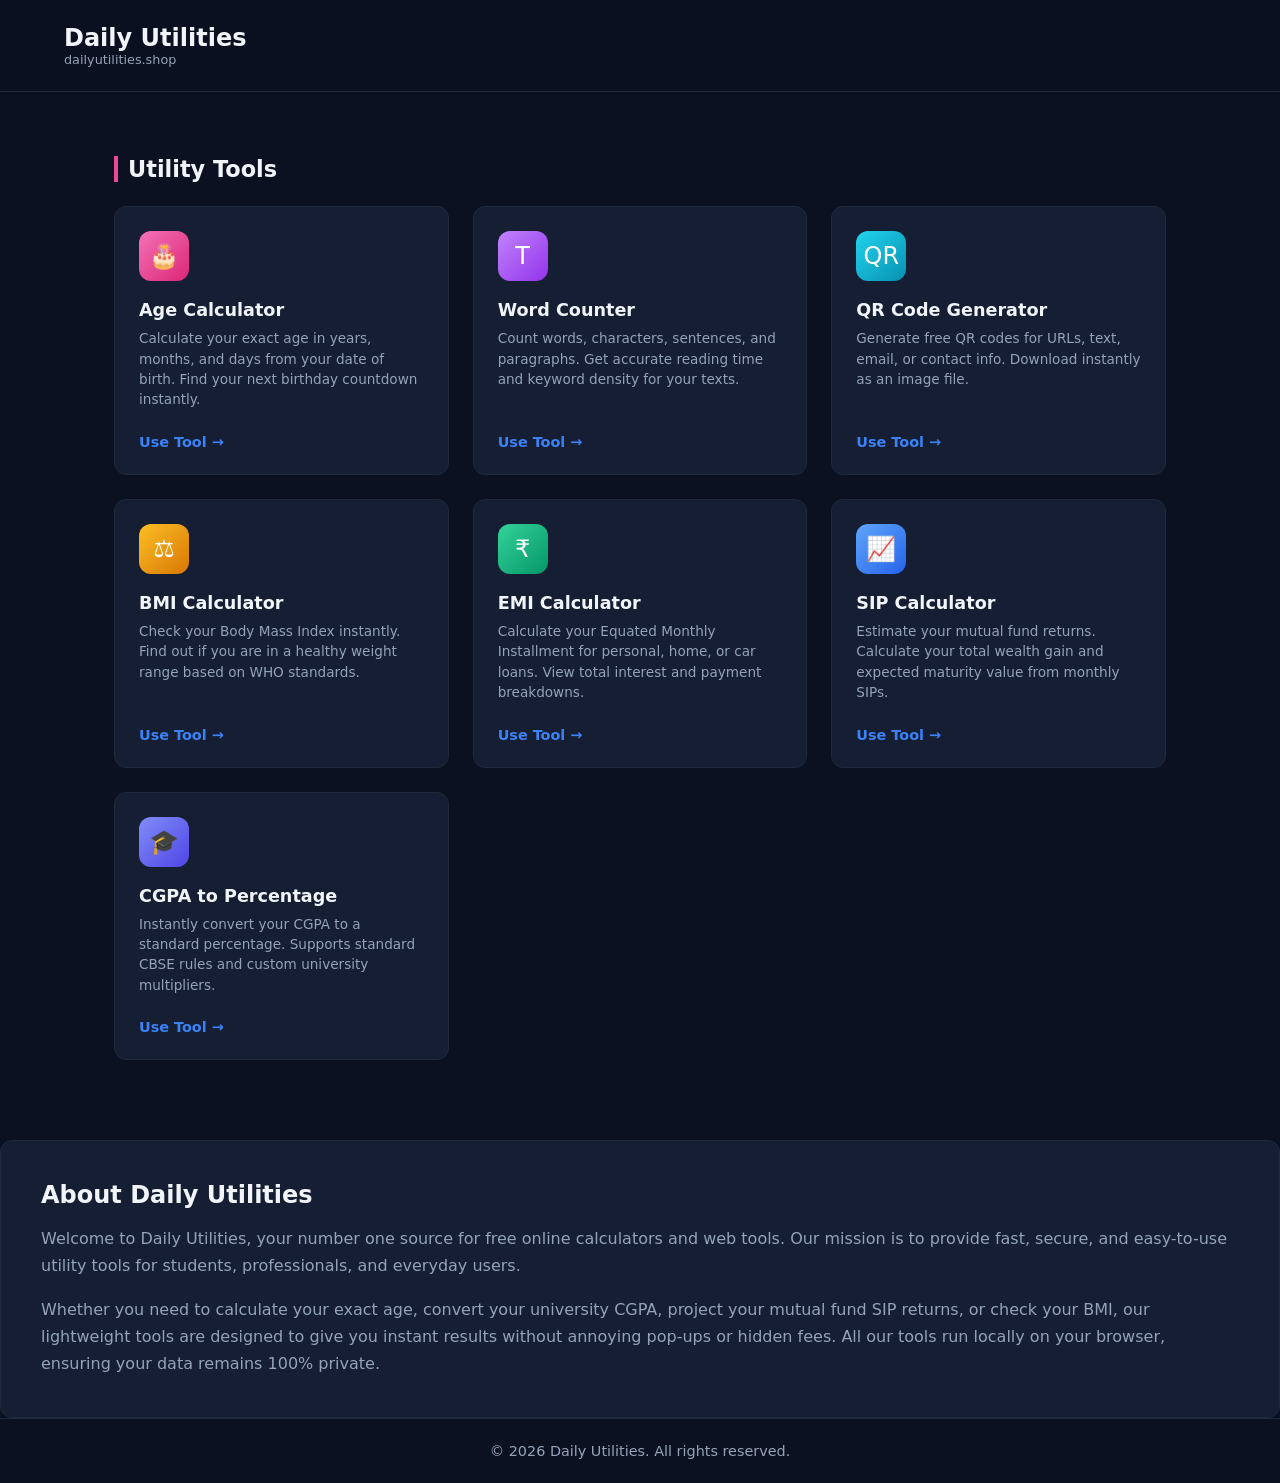
<file: index.html>
<!DOCTYPE html>
<html lang="en">
<head>
  <meta charset="UTF-8">
  <meta name="viewport" content="width=device-width, initial-scale=1.0">
  <title>Daily Utilities - Free Everyday Online Tools</title>
  <link rel="icon" type="image/png" href="favicon.png">
  <link rel="canonical" href="https://dailyutilities.shop/">
  <meta name="description" content="Fast, simple, and free online tools including our Age Calculator, converters, and daily utility tools.">
  <link rel="stylesheet" href="style.css">
  <script async src="https://pagead2.googlesyndication.com/pagead/js/adsbygoogle.js?client=ca-pub-9147246650157531"
     crossorigin="anonymous"></script>
</head>
<body>
  
  <header>
    <a href="index.html" class="logo">
      <div>
        Daily Utilities
        <span>dailyutilities.shop</span>
      </div>
    </a>
  </header>

  <main class="container">
    
    <h2 class="category-title">Utility Tools</h2>
    
    <section class="tool-grid">
      
      <a href="age-calculator.html" class="tool-card">
        <div class="icon-box icon-pink">🎂</div>
        <h2>Age Calculator</h2>
        <p>Calculate your exact age in years, months, and days from your date of birth. Find your next birthday countdown instantly.</p>
        <span class="use-tool">Use Tool</span>
      </a>

      <a href="word-counter.html" class="tool-card">
        <div class="icon-box icon-purple">T</div>
        <h2>Word Counter</h2>
        <p>Count words, characters, sentences, and paragraphs. Get accurate reading time and keyword density for your texts.</p>
        <span class="use-tool">Use Tool</span>
      </a>

      <a href="qr-generator.html" class="tool-card">
        <div class="icon-box icon-cyan">QR</div>
        <h2>QR Code Generator</h2>
        <p>Generate free QR codes for URLs, text, email, or contact info. Download instantly as an image file.</p>
        <span class="use-tool">Use Tool</span>
      </a>

      <a href="bmi-calculator.html" class="tool-card">
        <div class="icon-box" style="background: linear-gradient(135deg, #fbbf24, #d97706);">⚖️</div>
        <h2>BMI Calculator</h2>
        <p>Check your Body Mass Index instantly. Find out if you are in a healthy weight range based on WHO standards.</p>
        <span class="use-tool">Use Tool</span>
      </a>

      <a href="emi-calculator.html" class="tool-card">
        <div class="icon-box" style="background: linear-gradient(135deg, #34d399, #059669);">₹</div>
        <h2>EMI Calculator</h2>
        <p>Calculate your Equated Monthly Installment for personal, home, or car loans. View total interest and payment breakdowns.</p>
        <span class="use-tool">Use Tool</span>
      </a>

      <a href="sip-calculator.html" class="tool-card">
        <div class="icon-box" style="background: linear-gradient(135deg, #60a5fa, #2563eb);">📈</div>
        <h2>SIP Calculator</h2>
        <p>Estimate your mutual fund returns. Calculate your total wealth gain and expected maturity value from monthly SIPs.</p>
        <span class="use-tool">Use Tool</span>
      </a>

      <a href="cgpa-converter.html" class="tool-card">
        <div class="icon-box" style="background: linear-gradient(135deg, #818cf8, #4f46e5);">🎓</div>
        <h2>CGPA to Percentage</h2>
        <p>Instantly convert your CGPA to a standard percentage. Supports standard CBSE rules and custom university multipliers.</p>
        <span class="use-tool">Use Tool</span>
      </a>

    </section>
  </main>

  <section class="content-section" style="margin-top: 3rem; background-color: var(--bg-card); padding: 2.5rem; border-radius: 12px; border: 1px solid var(--border-color);">
      <h2 style="color: var(--text-main); margin-bottom: 1rem;">About Daily Utilities</h2>
      <p style="color: var(--text-muted); line-height: 1.7; margin-bottom: 1rem;">Welcome to Daily Utilities, your number one source for free online calculators and web tools. Our mission is to provide fast, secure, and easy-to-use utility tools for students, professionals, and everyday users.</p>
      <p style="color: var(--text-muted); line-height: 1.7;">Whether you need to calculate your exact age, convert your university CGPA, project your mutual fund SIP returns, or check your BMI, our lightweight tools are designed to give you instant results without annoying pop-ups or hidden fees. All our tools run locally on your browser, ensuring your data remains 100% private.</p>
    </section>

  <footer>
    <p>&copy; 2026 Daily Utilities. All rights reserved.</p>
  </footer>
</body>
</html>
</file>
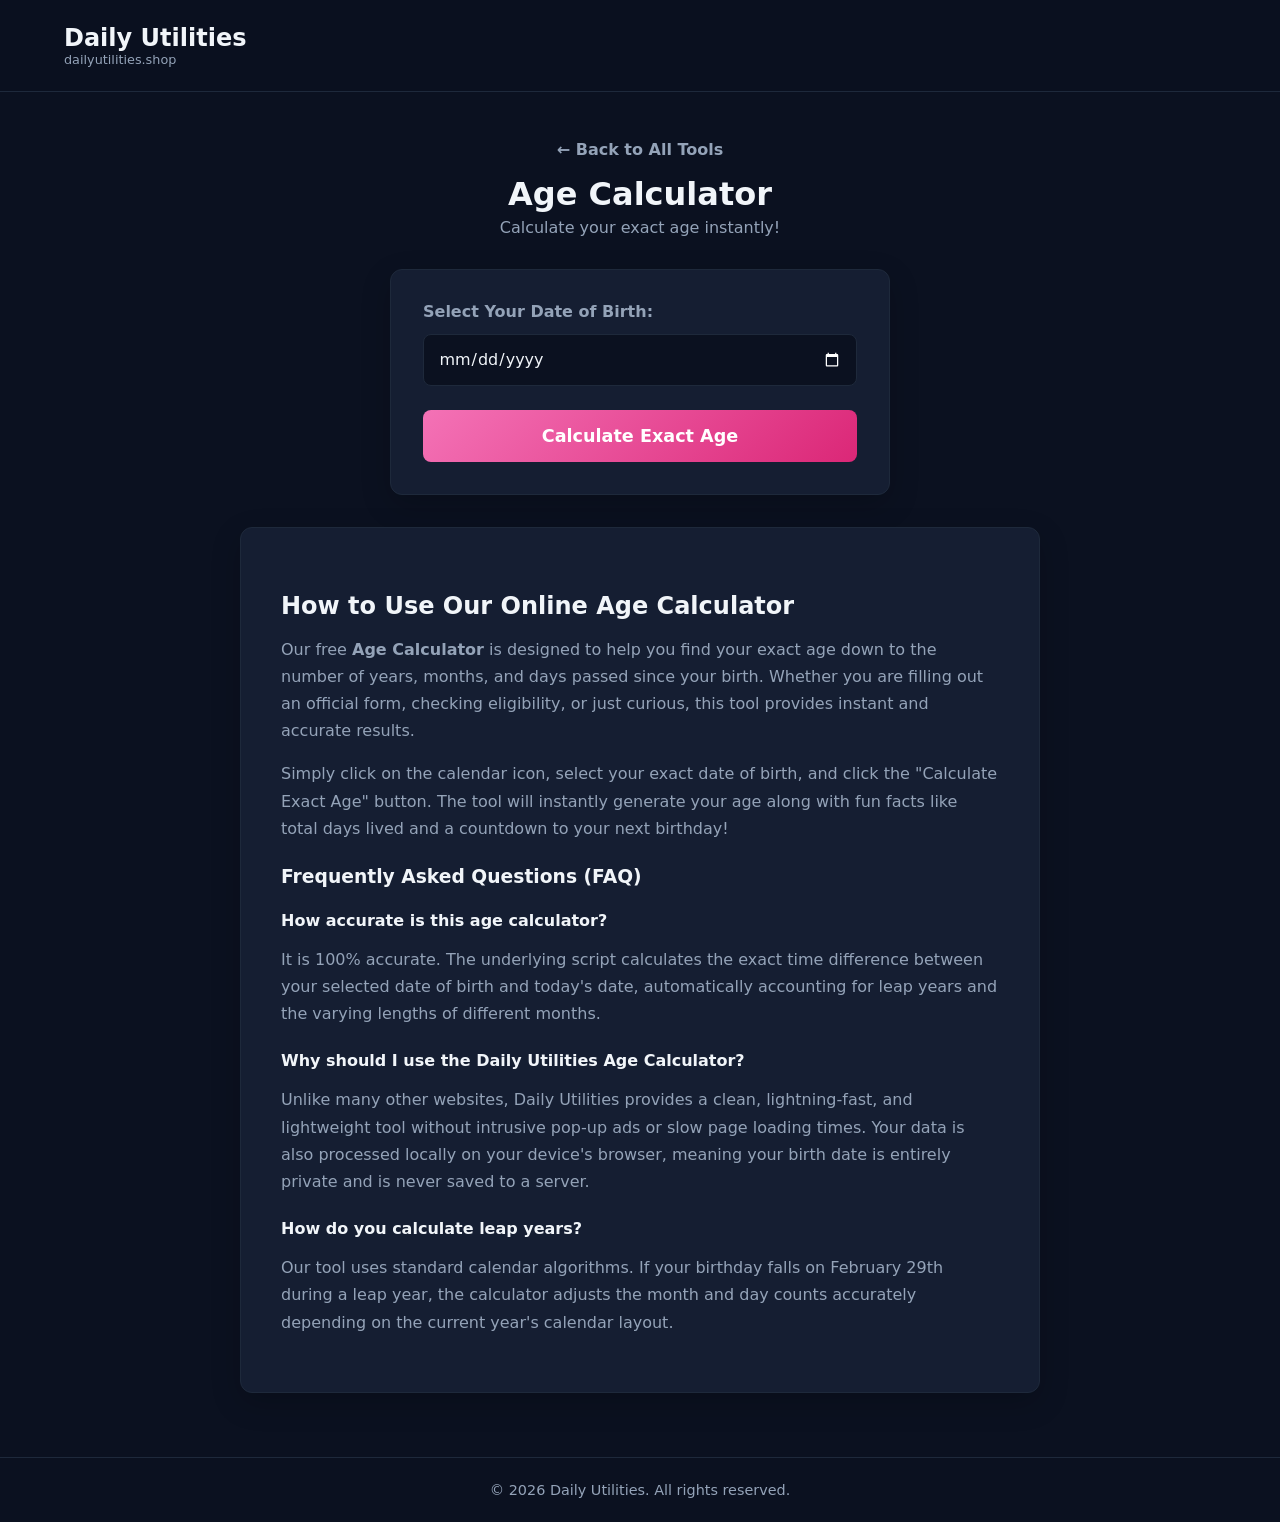
<file: age-calculator.html>
<!DOCTYPE html>
<html lang="en">
<head>
  <meta charset="UTF-8">
  <meta name="viewport" content="width=device-width, initial-scale=1.0">
  
  <title>Free Age Calculator - Calculate Exact Age in Years, Months & Days | Daily Utilities</title>
  <link rel="icon" type="image/png" href="favicon.png">
  <link rel="canonical" href="https://dailyutilities.shop/age-calculator.html">
  <meta name="description" content="Use our free online Age Calculator at Daily Utilities to calculate your exact age in years, months, weeks, and days based on your birth date. Fast and easy!">
  <meta name="keywords" content="age calculator, calculate age online, exact age calculator, age in days calculator, daily utilities age calculator">
  
  <link rel="stylesheet" href="style.css">
  
  <style>
    /* Dark Theme Specific Styles for the Tool */
    .calculator-card {
      background-color: var(--bg-card);
      padding: 2rem;
      border-radius: 12px;
      box-shadow: 0 10px 30px rgba(0,0,0,0.2);
      max-width: 500px;
      margin: 0 auto 2rem auto;
      border: 1px solid var(--border-color);
    }

    .content-section {
      background-color: var(--bg-card);
      padding: 2.5rem;
      border-radius: 12px;
      max-width: 800px;
      margin: 2rem auto;
      box-shadow: 0 10px 30px rgba(0,0,0,0.2);
      border: 1px solid var(--border-color);
    }

    h1 { color: var(--text-main); }
    .content-section h2, .content-section h3, .content-section h4 {
      color: var(--text-main);
      margin-bottom: 1rem;
      margin-top: 1.5rem;
    }
    
    .content-section p {
      line-height: 1.7;
      margin-bottom: 1rem;
      color: var(--text-muted);
    }

    label {
      display: block;
      margin-bottom: 0.8rem;
      font-weight: 600;
      color: var(--text-muted);
    }

    input[type="date"] {
      width: 100%;
      padding: 0.9rem;
      margin-bottom: 1.5rem;
      border: 1px solid var(--border-color);
      border-radius: 8px;
      background-color: var(--bg-main);
      color: var(--text-main);
      font-size: 1rem;
      color-scheme: dark; /* Forces the calendar pop-up into dark mode */
      outline: none;
    }

    input[type="date"]:focus {
      border-color: var(--accent-pink);
    }

    .calc-btn {
      width: 100%;
      padding: 1rem;
      background: linear-gradient(135deg, #f472b6, #db2777); /* Matches the pink icon */
      color: white;
      border: none;
      border-radius: 8px;
      font-size: 1.1rem;
      font-weight: bold;
      cursor: pointer;
      transition: transform 0.2s, box-shadow 0.2s;
    }

    .calc-btn:hover {
      transform: translateY(-2px);
      box-shadow: 0 5px 15px rgba(219, 39, 119, 0.4);
    }

    .result-box {
      margin-top: 1.5rem;
      padding: 1.5rem;
      background-color: rgba(39, 174, 96, 0.1);
      border-left: 4px solid #27ae60;
      border-radius: 8px;
      display: none; /* Hidden until calculated */
    }

    .age-main {
      font-size: 1.2rem;
      margin-bottom: 10px;
      color: var(--text-main);
    }

    .stats-list {
      list-style-type: none;
      padding: 0;
      margin-top: 10px;
    }

    .stats-list li {
      margin-bottom: 8px;
      font-size: 0.95rem;
      color: var(--text-muted);
    }

    .back-link {
      color: var(--text-muted);
      text-decoration: none;
      font-weight: bold;
      display: inline-block;
      margin-bottom: 1rem;
      transition: color 0.2s ease;
    }

    .back-link:hover {
      color: var(--accent-pink);
    }
  </style>
  <script async src="https://pagead2.googlesyndication.com/pagead/js/adsbygoogle.js?client=ca-pub-9147246650157531"
     crossorigin="anonymous"></script>
</head>
<body>

  
  <header>
    <a href="index.html" class="logo">
      <div>
        Daily Utilities
        <span>dailyutilities.shop</span>
      </div>
    </a>
  </header>

  <main class="container" style="margin-top: 3rem;">
    
    <div style="text-align: center; margin-bottom: 2rem;">
      <a href="index.html" class="back-link">← Back to All Tools</a>
      <h1>Age Calculator</h1>
      <p style="color: var(--text-muted); margin-top: 5px;">Calculate your exact age instantly!</p>
    </div>

    <div class="calculator-card">
      <label for="dob">Select Your Date of Birth:</label>
      <input type="date" id="dob">
      <button class="calc-btn" onclick="calculateAge()">Calculate Exact Age</button>

      <div id="result" class="result-box"></div>
    </div>

    <section class="content-section">
      <h2>How to Use Our Online Age Calculator</h2>
      <p>Our free <strong>Age Calculator</strong> is designed to help you find your exact age down to the number of years, months, and days passed since your birth. Whether you are filling out an official form, checking eligibility, or just curious, this tool provides instant and accurate results.</p>
      <p>Simply click on the calendar icon, select your exact date of birth, and click the "Calculate Exact Age" button. The tool will instantly generate your age along with fun facts like total days lived and a countdown to your next birthday!</p>

      <h3>Frequently Asked Questions (FAQ)</h3>
      
      <h4>How accurate is this age calculator?</h4>
      <p>It is 100% accurate. The underlying script calculates the exact time difference between your selected date of birth and today's date, automatically accounting for leap years and the varying lengths of different months.</p>

      <h4>Why should I use the Daily Utilities Age Calculator?</h4>
      <p>Unlike many other websites, Daily Utilities provides a clean, lightning-fast, and lightweight tool without intrusive pop-up ads or slow page loading times. Your data is also processed locally on your device's browser, meaning your birth date is entirely private and is never saved to a server.</p>

      <h4>How do you calculate leap years?</h4>
      <p>Our tool uses standard calendar algorithms. If your birthday falls on February 29th during a leap year, the calculator adjusts the month and day counts accurately depending on the current year's calendar layout.</p>
    </section>

  </main>

  <footer>
    <p>&copy; 2026 Daily Utilities. All rights reserved.</p>
  </footer>

  <script>
    const dobInput = document.getElementById('dob');
    dobInput.max = new Date().toISOString().split("T")[0];

    function calculateAge() {
      const dobValue = dobInput.value;
      const resultDiv = document.getElementById('result');

      // Reset to success styles (Dark mode specific)
      resultDiv.style.borderLeftColor = '#27ae60';
      resultDiv.style.backgroundColor = 'rgba(39, 174, 96, 0.1)';

      if (!dobValue) {
        resultDiv.style.display = 'block';
        resultDiv.style.borderLeftColor = '#e74c3c';
        resultDiv.style.backgroundColor = 'rgba(231, 76, 60, 0.1)';
        resultDiv.innerHTML = "<p style='color: #ef4444; font-weight: bold;'>Please select your date of birth from the calendar.</p>";
        return;
      }

      const dob = new Date(dobValue);
      const today = new Date();

      dob.setHours(0, 0, 0, 0);
      const todayOnly = new Date(today.getFullYear(), today.getMonth(), today.getDate());

      if (dob > todayOnly) {
        resultDiv.style.display = 'block';
        resultDiv.style.borderLeftColor = '#e74c3c';
        resultDiv.style.backgroundColor = 'rgba(231, 76, 60, 0.1)';
        resultDiv.innerHTML = "<p style='color: #ef4444; font-weight: bold;'>Date of birth cannot be in the future!</p>";
        return;
      }

      let years = today.getFullYear() - dob.getFullYear();
      let months = today.getMonth() - dob.getMonth();
      let days = today.getDate() - dob.getDate();

      if (days < 0) {
        months--;
        const prevMonth = new Date(today.getFullYear(), today.getMonth(), 0);
        days += prevMonth.getDate();
      }

      if (months < 0) {
        years--;
        months += 12;
      }

      const diffTime = Math.abs(todayOnly - dob);
      const totalDays = Math.floor(diffTime / (1000 * 60 * 60 * 24));
      const totalWeeks = Math.floor(totalDays / 7);

      let nextBirthday = new Date(today.getFullYear(), dob.getMonth(), dob.getDate());
      if (todayOnly > nextBirthday) {
        nextBirthday.setFullYear(today.getFullYear() + 1);
      }
      const daysToNextBirthday = Math.ceil((nextBirthday - todayOnly) / (1000 * 60 * 60 * 24));

      resultDiv.style.display = 'block';
      resultDiv.innerHTML = `
        <h3 style="color: var(--text-main); margin-bottom: 8px;">Your Exact Age:</h3>
        <p class="age-main"><strong style="color: #f472b6;">${years}</strong> Years, <strong style="color: #f472b6;">${months}</strong> Months, and <strong style="color: #f472b6;">${days}</strong> Days</p>
        
        <hr style="margin: 15px 0; border: 0; border-top: 1px solid var(--border-color);">
        
        <h4 style="color: var(--text-main); margin-bottom: 12px;">Fun Facts Summary:</h4>
        <ul class="stats-list">
          <li>📅 <strong>Total Days Lived:</strong> ${totalDays.toLocaleString()} days</li>
          <li>🗓️ <strong>Total Weeks Lived:</strong> ${totalWeeks.toLocaleString()} weeks</li>
          <li>🎉 <strong>Next Birthday In:</strong> ${daysToNextBirthday} days</li>
        </ul>
      `;
    }
  </script>
</body>
</html>
</file>
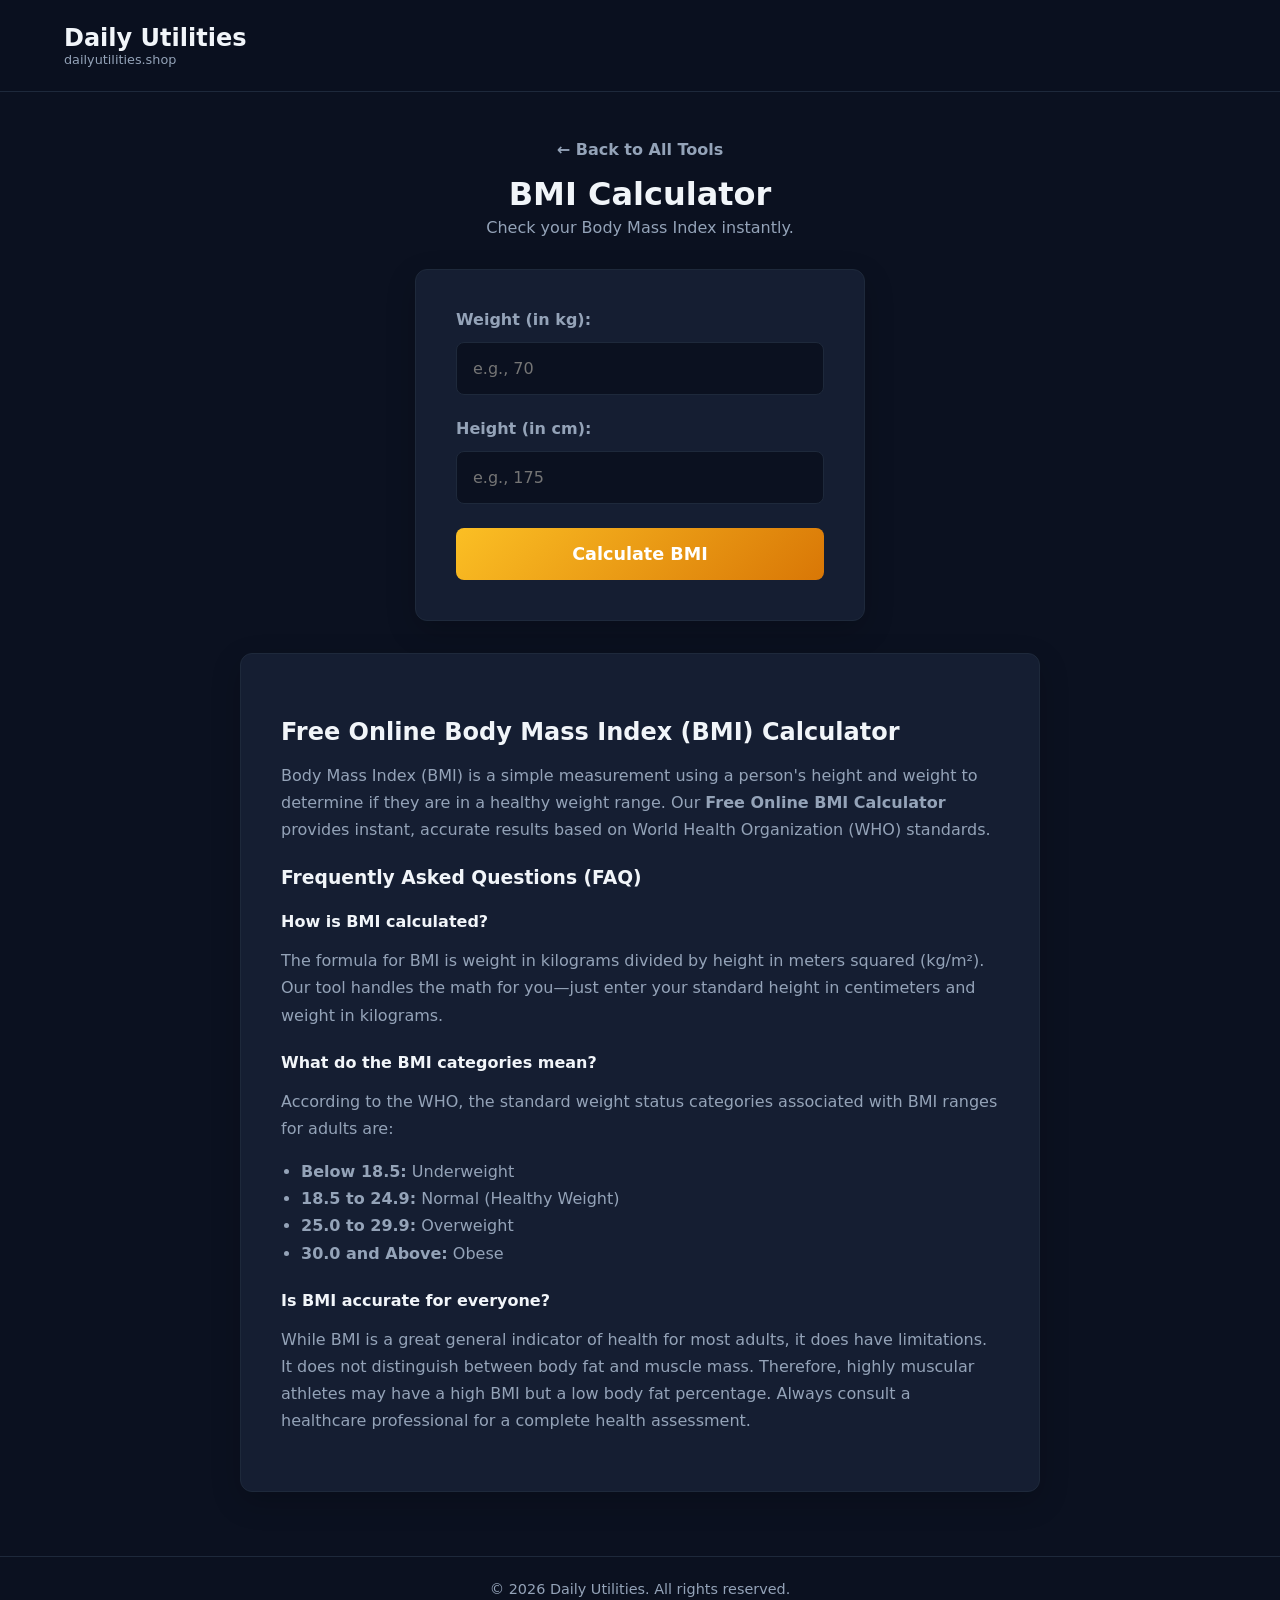
<file: bmi-calculator.html>
<!DOCTYPE html>
<html lang="en">
<head>
  <meta charset="UTF-8">
  <meta name="viewport" content="width=device-width, initial-scale=1.0">
  
  <title>Free BMI Calculator - Check Your Body Mass Index | Daily Utilities</title>
  <link rel="icon" type="image/png" href="favicon.png">
  <link rel="canonical" href="https://dailyutilities.shop/bmi-calculator.html">
  <meta name="description" content="Use our free online BMI Calculator to quickly check your Body Mass Index. Enter your height and weight to see if you are in a healthy weight range.">
  <meta name="keywords" content="bmi calculator, body mass index, check bmi online, healthy weight calculator, daily utilities">
  
  <link rel="stylesheet" href="style.css">
  
  <style>
    /* Dark Theme Specific Styles for BMI Calculator */
    .calculator-card {
      background-color: var(--bg-card);
      padding: 2.5rem;
      border-radius: 12px;
      box-shadow: 0 10px 30px rgba(0,0,0,0.2);
      max-width: 450px;
      margin: 0 auto 2rem auto;
      border: 1px solid var(--border-color);
    }

    .content-section {
      background-color: var(--bg-card);
      padding: 2.5rem;
      border-radius: 12px;
      max-width: 800px;
      margin: 2rem auto;
      box-shadow: 0 10px 30px rgba(0,0,0,0.2);
      border: 1px solid var(--border-color);
    }

    h1 { color: var(--text-main); }
    .content-section h2, .content-section h3, .content-section h4 {
      color: var(--text-main);
      margin-bottom: 1rem;
      margin-top: 1.5rem;
    }
    
    .content-section p {
      line-height: 1.7;
      margin-bottom: 1rem;
      color: var(--text-muted);
    }

    .back-link {
      color: var(--text-muted);
      text-decoration: none;
      font-weight: bold;
      display: inline-block;
      margin-bottom: 1rem;
      transition: color 0.2s ease;
    }

    .back-link:hover {
      color: #f59e0b; /* Amber accent */
    }

    label {
      display: block;
      margin-bottom: 0.8rem;
      font-weight: 600;
      color: var(--text-muted);
    }

    input[type="number"] {
      width: 100%;
      padding: 1rem;
      margin-bottom: 1.5rem;
      border: 1px solid var(--border-color);
      border-radius: 8px;
      background-color: var(--bg-main);
      color: var(--text-main);
      font-size: 1rem;
      outline: none;
      transition: border-color 0.2s;
    }

    input[type="number"]:focus {
      border-color: #f59e0b;
    }

    .action-btn {
      width: 100%;
      padding: 1rem;
      background: linear-gradient(135deg, #fbbf24, #d97706); /* Amber gradient */
      color: white;
      border: none;
      border-radius: 8px;
      font-size: 1.1rem;
      font-weight: bold;
      cursor: pointer;
      transition: transform 0.2s, box-shadow 0.2s;
    }

    .action-btn:hover {
      transform: translateY(-2px);
      box-shadow: 0 5px 15px rgba(217, 119, 6, 0.4);
    }

    /* Result Box Styles */
    .result-box {
      margin-top: 1.5rem;
      padding: 1.5rem;
      border-radius: 8px;
      text-align: center;
      display: none;
      border-left: 5px solid;
    }

    .bmi-value {
      font-size: 2.5rem;
      font-weight: bold;
      margin: 10px 0;
    }
    
    .bmi-status {
      font-size: 1.2rem;
      font-weight: 600;
      text-transform: uppercase;
      letter-spacing: 1px;
    }

    /* Status Colors */
    .status-underweight { background-color: rgba(59, 130, 246, 0.1); border-color: #3b82f6; color: #60a5fa; }
    .status-normal { background-color: rgba(16, 185, 129, 0.1); border-color: #10b981; color: #34d399; }
    .status-overweight { background-color: rgba(245, 158, 11, 0.1); border-color: #f59e0b; color: #fbbf24; }
    .status-obese { background-color: rgba(239, 68, 68, 0.1); border-color: #ef4444; color: #f87171; }
  </style>
  <script async src="https://pagead2.googlesyndication.com/pagead/js/adsbygoogle.js?client=ca-pub-9147246650157531"
     crossorigin="anonymous"></script>
</head>
<body>

  
  <header>
    <a href="index.html" class="logo">
      <div>
        Daily Utilities
        <span>dailyutilities.shop</span>
      </div>
    </a>
  </header>

  <main class="container" style="margin-top: 3rem;">
    
    <div style="text-align: center; margin-bottom: 2rem;">
      <a href="index.html" class="back-link">← Back to All Tools</a>
      <h1>BMI Calculator</h1>
      <p style="color: var(--text-muted); margin-top: 5px;">Check your Body Mass Index instantly.</p>
    </div>

    <div class="calculator-card">
      
      <label for="weight">Weight (in kg):</label>
      <input type="number" id="weight" placeholder="e.g., 70" step="0.1">

      <label for="height">Height (in cm):</label>
      <input type="number" id="height" placeholder="e.g., 175">
      
      <button class="action-btn" onclick="calculateBMI()">Calculate BMI</button>

      <div id="resultBox" class="result-box">
        <p style="color: var(--text-muted); font-size: 0.9rem;">Your BMI is:</p>
        <div id="bmiValue" class="bmi-value">0.0</div>
        <div id="bmiStatus" class="bmi-status">Status</div>
      </div>

    </div>


    <section class="content-section">
      <h2>Free Online Body Mass Index (BMI) Calculator</h2>
      <p>Body Mass Index (BMI) is a simple measurement using a person's height and weight to determine if they are in a healthy weight range. Our <strong>Free Online BMI Calculator</strong> provides instant, accurate results based on World Health Organization (WHO) standards.</p>
      
      <h3>Frequently Asked Questions (FAQ)</h3>
      
      <h4>How is BMI calculated?</h4>
      <p>The formula for BMI is weight in kilograms divided by height in meters squared (kg/m²). Our tool handles the math for you—just enter your standard height in centimeters and weight in kilograms.</p>

      <h4>What do the BMI categories mean?</h4>
      <p>According to the WHO, the standard weight status categories associated with BMI ranges for adults are:</p>
      <ul style="color: var(--text-muted); line-height: 1.7; margin-left: 20px; margin-bottom: 15px;">
        <li><strong>Below 18.5:</strong> Underweight</li>
        <li><strong>18.5 to 24.9:</strong> Normal (Healthy Weight)</li>
        <li><strong>25.0 to 29.9:</strong> Overweight</li>
        <li><strong>30.0 and Above:</strong> Obese</li>
      </ul>

      <h4>Is BMI accurate for everyone?</h4>
      <p>While BMI is a great general indicator of health for most adults, it does have limitations. It does not distinguish between body fat and muscle mass. Therefore, highly muscular athletes may have a high BMI but a low body fat percentage. Always consult a healthcare professional for a complete health assessment.</p>
    </section>


  </main>

  <footer>
    <p>&copy; 2026 Daily Utilities. All rights reserved.</p>
  </footer>

  <script>
    function calculateBMI() {
      const weight = parseFloat(document.getElementById('weight').value);
      const heightCm = parseFloat(document.getElementById('height').value);
      const resultBox = document.getElementById('resultBox');
      const bmiValue = document.getElementById('bmiValue');
      const bmiStatus = document.getElementById('bmiStatus');

      // Reset classes
      resultBox.className = "result-box"; 

      if (!weight || !heightCm || weight <= 0 || heightCm <= 0) {
        resultBox.style.display = "block";
        resultBox.classList.add("status-obese"); // Using red styling for error
        bmiValue.innerText = "Error";
        bmiStatus.innerText = "Please enter valid numbers.";
        return;
      }

      // Calculate BMI
      const heightM = heightCm / 100;
      const bmi = (weight / (heightM * heightM)).toFixed(1);

      bmiValue.innerText = bmi;
      resultBox.style.display = "block";

      // Determine category and apply colors
      if (bmi < 18.5) {
        bmiStatus.innerText = "Underweight";
        resultBox.classList.add("status-underweight");
      } else if (bmi >= 18.5 && bmi <= 24.9) {
        bmiStatus.innerText = "Normal Weight";
        resultBox.classList.add("status-normal");
      } else if (bmi >= 25 && bmi <= 29.9) {
        bmiStatus.innerText = "Overweight";
        resultBox.classList.add("status-overweight");
      } else {
        bmiStatus.innerText = "Obese";
        resultBox.classList.add("status-obese");
      }
    }
  </script>
</body>
</html>
</file>
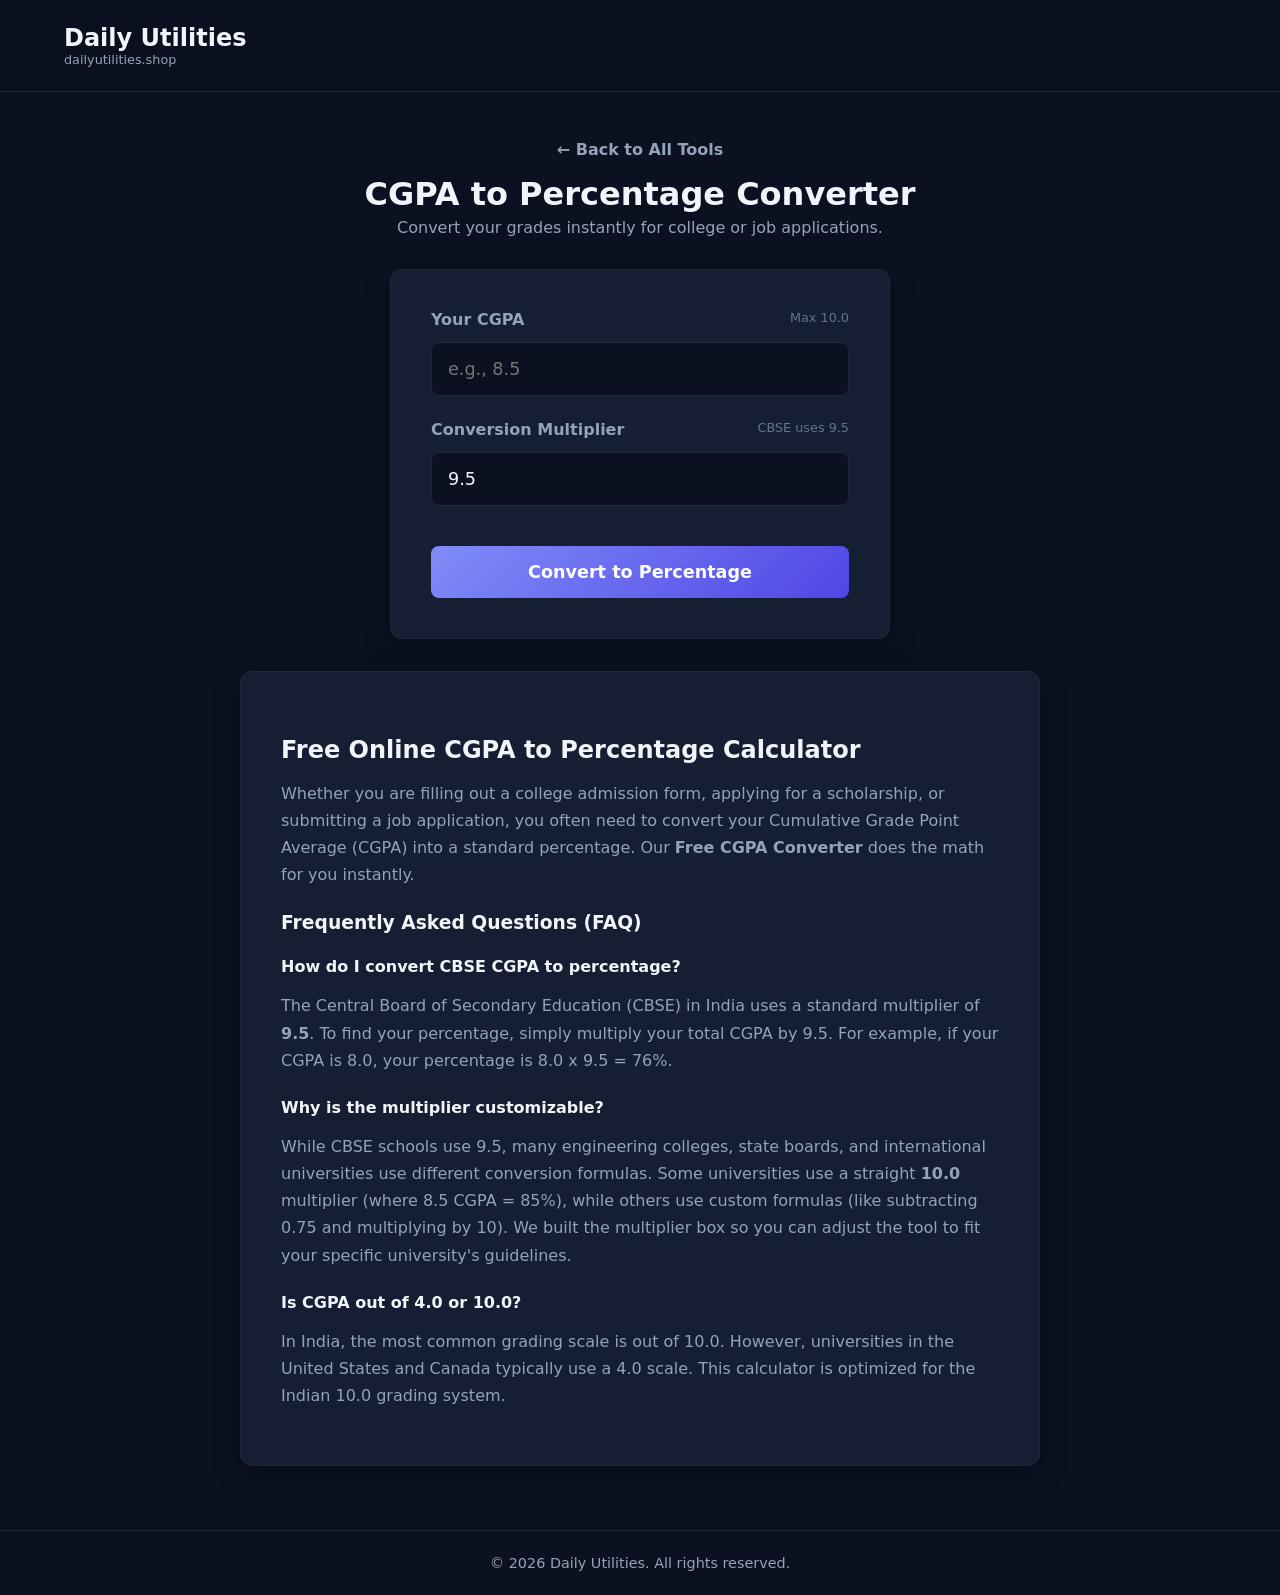
<file: cgpa-converter.html>
<!DOCTYPE html>
<html lang="en">
<head>
  <meta charset="UTF-8">
  <meta name="viewport" content="width=device-width, initial-scale=1.0">
  
  <title>Free CGPA to Percentage Converter | Daily Utilities</title>
  <link rel="icon" type="image/png" href="favicon.png">
  <link rel="canonical" href="https://dailyutilities.shop/cgpa-converter.html">
  <meta name="description" content="Instantly convert your CGPA to percentage using our free online calculator. Supports CBSE 9.5 multiplier and custom university grading scales.">
  <meta name="keywords" content="cgpa to percentage, cgpa calculator, convert cgpa, cbse cgpa calculator, university cgpa to percentage, daily utilities">
  
  <link rel="stylesheet" href="style.css">
  
  <style>
    /* Dark Theme Specific Styles for CGPA Converter */
    .calculator-card {
      background-color: var(--bg-card);
      padding: 2.5rem;
      border-radius: 12px;
      box-shadow: 0 10px 30px rgba(0,0,0,0.2);
      max-width: 500px;
      margin: 0 auto 2rem auto;
      border: 1px solid var(--border-color);
    }

    .content-section {
      background-color: var(--bg-card);
      padding: 2.5rem;
      border-radius: 12px;
      max-width: 800px;
      margin: 2rem auto;
      box-shadow: 0 10px 30px rgba(0,0,0,0.2);
      border: 1px solid var(--border-color);
    }

    h1 { color: var(--text-main); }
    .content-section h2, .content-section h3, .content-section h4 {
      color: var(--text-main);
      margin-bottom: 1rem;
      margin-top: 1.5rem;
    }
    
    .content-section p {
      line-height: 1.7;
      margin-bottom: 1rem;
      color: var(--text-muted);
    }

    .back-link {
      color: var(--text-muted);
      text-decoration: none;
      font-weight: bold;
      display: inline-block;
      margin-bottom: 1rem;
      transition: color 0.2s ease;
    }

    .back-link:hover {
      color: #818cf8; /* Indigo accent */
    }

    .input-group {
      margin-bottom: 1.5rem;
    }

    label {
      display: block;
      margin-bottom: 0.8rem;
      font-weight: 600;
      color: var(--text-muted);
      display: flex;
      justify-content: space-between;
    }

    .helper-text {
      font-size: 0.8rem;
      color: #64748b;
      font-weight: normal;
    }

    input[type="number"] {
      width: 100%;
      padding: 1rem;
      border: 1px solid var(--border-color);
      border-radius: 8px;
      background-color: var(--bg-main);
      color: var(--text-main);
      font-size: 1.1rem;
      outline: none;
      transition: border-color 0.2s;
    }

    input[type="number"]:focus {
      border-color: #818cf8;
    }

    .action-btn {
      width: 100%;
      padding: 1rem;
      background: linear-gradient(135deg, #818cf8, #4f46e5); /* Indigo Gradient */
      color: white;
      border: none;
      border-radius: 8px;
      font-size: 1.1rem;
      font-weight: bold;
      cursor: pointer;
      transition: transform 0.2s, box-shadow 0.2s;
      margin-top: 1rem;
    }

    .action-btn:hover {
      transform: translateY(-2px);
      box-shadow: 0 5px 15px rgba(99, 102, 241, 0.3);
    }

    /* Result Area */
    .result-container {
      margin-top: 2rem;
      display: none;
      animation: fadeIn 0.4s ease-in;
    }

    @keyframes fadeIn { from { opacity: 0; transform: translateY(10px); } to { opacity: 1; transform: translateY(0); } }

    .percentage-highlight {
      background-color: rgba(99, 102, 241, 0.1);
      border: 1px solid #6366f1;
      padding: 2rem;
      border-radius: 8px;
      text-align: center;
    }

    .percentage-amount {
      font-size: 3.5rem;
      font-weight: bold;
      color: #818cf8;
      margin: 10px 0;
    }
    
    .error-msg {
      color: #ef4444;
      font-weight: bold;
      margin-bottom: 1rem;
      display: none;
      text-align: center;
    }
  </style>
  <script async src="https://pagead2.googlesyndication.com/pagead/js/adsbygoogle.js?client=ca-pub-9147246650157531"
     crossorigin="anonymous"></script>
</head>
<body>

  
  <header>
    <a href="index.html" class="logo">
      <div>
        Daily Utilities
        <span>dailyutilities.shop</span>
      </div>
    </a>
  </header>

  <main class="container" style="margin-top: 3rem;">
    
    <div style="text-align: center; margin-bottom: 2rem;">
      <a href="index.html" class="back-link">← Back to All Tools</a>
      <h1>CGPA to Percentage Converter</h1>
      <p style="color: var(--text-muted); margin-top: 5px;">Convert your grades instantly for college or job applications.</p>
    </div>

    <div class="calculator-card">
      
      <p id="errorMsg" class="error-msg">Please enter a valid CGPA (Maximum 10).</p>

      <div class="input-group">
        <label for="cgpa">
          Your CGPA
          <span class="helper-text">Max 10.0</span>
        </label>
        <input type="number" id="cgpa" placeholder="e.g., 8.5" step="0.01" min="0" max="10">
      </div>

      <div class="input-group">
        <label for="multiplier">
          Conversion Multiplier
          <span class="helper-text">CBSE uses 9.5</span>
        </label>
        <input type="number" id="multiplier" value="9.5" step="0.1" min="1">
      </div>
      
      <button class="action-btn" onclick="calculatePercentage()">Convert to Percentage</button>

      <div id="resultContainer" class="result-container">
        <div class="percentage-highlight">
          <p style="color: var(--text-muted); font-size: 1rem; text-transform: uppercase; letter-spacing: 1px;">Equivalent Percentage</p>
          <div id="percentageResult" class="percentage-amount">0%</div>
        </div>
      </div>

    </div>


    <section class="content-section">
      <h2>Free Online CGPA to Percentage Calculator</h2>
      <p>Whether you are filling out a college admission form, applying for a scholarship, or submitting a job application, you often need to convert your Cumulative Grade Point Average (CGPA) into a standard percentage. Our <strong>Free CGPA Converter</strong> does the math for you instantly.</p>
      
      <h3>Frequently Asked Questions (FAQ)</h3>
      
      <h4>How do I convert CBSE CGPA to percentage?</h4>
      <p>The Central Board of Secondary Education (CBSE) in India uses a standard multiplier of <strong>9.5</strong>. To find your percentage, simply multiply your total CGPA by 9.5. For example, if your CGPA is 8.0, your percentage is 8.0 x 9.5 = 76%.</p>

      <h4>Why is the multiplier customizable?</h4>
      <p>While CBSE schools use 9.5, many engineering colleges, state boards, and international universities use different conversion formulas. Some universities use a straight <strong>10.0</strong> multiplier (where 8.5 CGPA = 85%), while others use custom formulas (like subtracting 0.75 and multiplying by 10). We built the multiplier box so you can adjust the tool to fit your specific university's guidelines.</p>

      <h4>Is CGPA out of 4.0 or 10.0?</h4>
      <p>In India, the most common grading scale is out of 10.0. However, universities in the United States and Canada typically use a 4.0 scale. This calculator is optimized for the Indian 10.0 grading system.</p>
    </section>


  </main>

  <footer>
    <p>&copy; 2026 Daily Utilities. All rights reserved.</p>
  </footer>

  <script>
    function calculatePercentage() {
      const cgpa = parseFloat(document.getElementById('cgpa').value);
      const multiplier = parseFloat(document.getElementById('multiplier').value);
      
      const errorMsg = document.getElementById('errorMsg');
      const resultContainer = document.getElementById('resultContainer');
      const percentageResult = document.getElementById('percentageResult');

      // Validation
      if (!cgpa || !multiplier || cgpa <= 0 || cgpa > 10 || multiplier <= 0) {
        errorMsg.style.display = "block";
        resultContainer.style.display = "none";
        return;
      }

      errorMsg.style.display = "none";

      // Math
      let percentage = cgpa * multiplier;
      
      // Cap at 100% just in case
      if (percentage > 100) {
        percentage = 100;
      }

      // Format to 2 decimal places if needed
      percentage = Math.round(percentage * 100) / 100;

      // Update DOM
      percentageResult.innerText = percentage + "%";

      // Show Results
      resultContainer.style.display = "block";
    }
  </script>
</body>
</html>
</file>
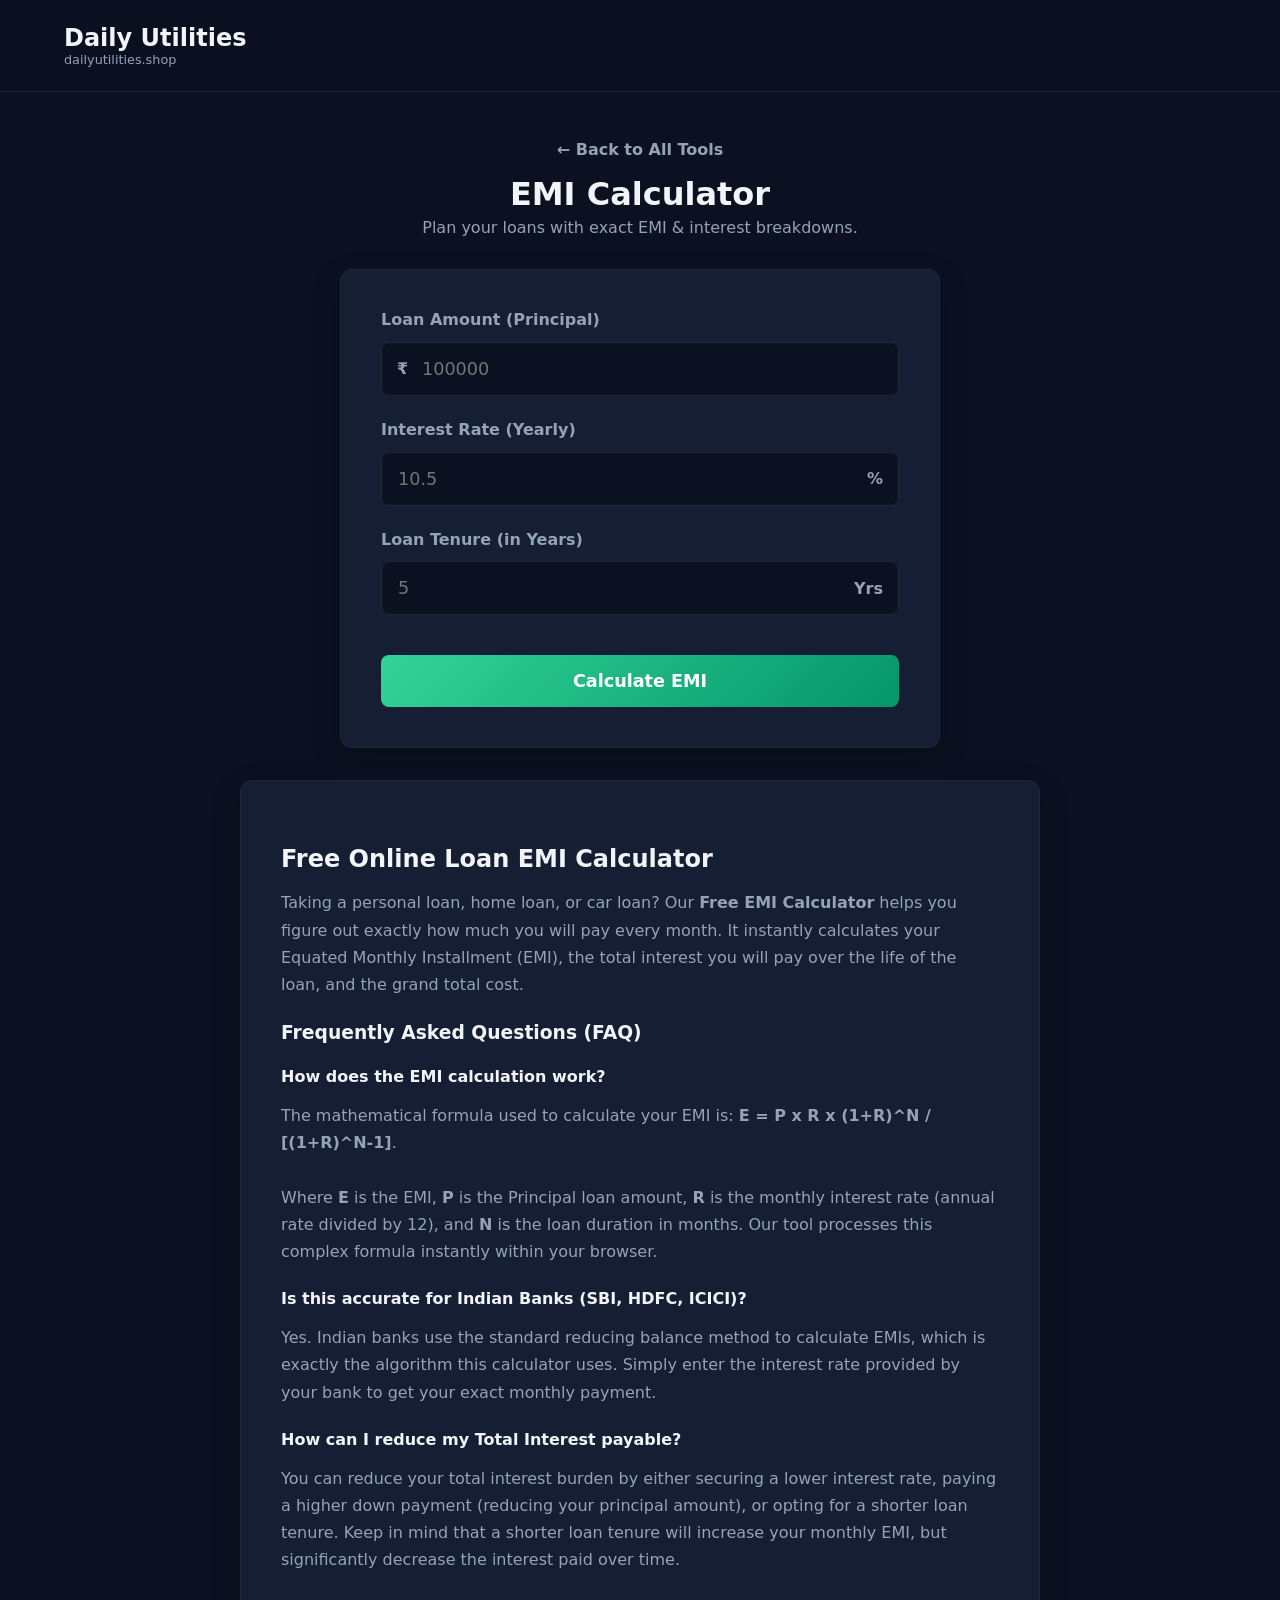
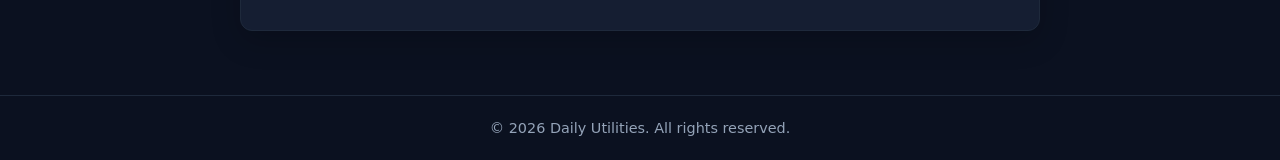
<file: emi-calculator.html>
<!DOCTYPE html>
<html lang="en">
<head>
  <meta charset="UTF-8">
  <meta name="viewport" content="width=device-width, initial-scale=1.0">
  
  <title>Free EMI Calculator - Calculate Loan EMI Instantly | Daily Utilities</title>
  <link rel="icon" type="image/png" href="favicon.png">
  <link rel="canonical" href="https://dailyutilities.shop/emi-calculator.html">
  <meta name="description" content="Use our free online EMI Calculator to quickly calculate your monthly Equated Monthly Installment for personal, home, and car loans. Get exact interest breakdowns.">
  <meta name="keywords" content="emi calculator, loan calculator, personal loan emi, home loan emi, car loan emi, calculate emi online, daily utilities">
  
  <link rel="stylesheet" href="style.css">
  
  <style>
    /* Dark Theme Specific Styles for EMI Calculator */
    .calculator-card {
      background-color: var(--bg-card);
      padding: 2.5rem;
      border-radius: 12px;
      box-shadow: 0 10px 30px rgba(0,0,0,0.2);
      max-width: 600px;
      margin: 0 auto 2rem auto;
      border: 1px solid var(--border-color);
    }

    .content-section {
      background-color: var(--bg-card);
      padding: 2.5rem;
      border-radius: 12px;
      max-width: 800px;
      margin: 2rem auto;
      box-shadow: 0 10px 30px rgba(0,0,0,0.2);
      border: 1px solid var(--border-color);
    }

    h1 { color: var(--text-main); }
    .content-section h2, .content-section h3, .content-section h4 {
      color: var(--text-main);
      margin-bottom: 1rem;
      margin-top: 1.5rem;
    }
    
    .content-section p {
      line-height: 1.7;
      margin-bottom: 1rem;
      color: var(--text-muted);
    }

    .back-link {
      color: var(--text-muted);
      text-decoration: none;
      font-weight: bold;
      display: inline-block;
      margin-bottom: 1rem;
      transition: color 0.2s ease;
    }

    .back-link:hover {
      color: #10b981; /* Emerald green accent */
    }

    .input-group {
      margin-bottom: 1.5rem;
    }

    label {
      display: block;
      margin-bottom: 0.8rem;
      font-weight: 600;
      color: var(--text-muted);
    }

    /* Input wrappers for symbols (₹ and %) */
    .input-wrapper {
      position: relative;
      display: flex;
      align-items: center;
    }

    .input-prefix, .input-suffix {
      position: absolute;
      color: var(--text-muted);
      font-weight: bold;
      padding: 0 1rem;
    }

    .input-prefix { left: 0; }
    .input-suffix { right: 0; }

    input[type="number"] {
      width: 100%;
      padding: 1rem;
      padding-left: 2.5rem; /* Space for prefix */
      border: 1px solid var(--border-color);
      border-radius: 8px;
      background-color: var(--bg-main);
      color: var(--text-main);
      font-size: 1.1rem;
      outline: none;
      transition: border-color 0.2s;
    }

    input#rate, input#tenure {
      padding-left: 1rem;
      padding-right: 2.5rem; /* Space for suffix */
    }

    input[type="number"]:focus {
      border-color: #10b981;
    }

    .action-btn {
      width: 100%;
      padding: 1rem;
      background: linear-gradient(135deg, #34d399, #059669); /* Finance Green */
      color: white;
      border: none;
      border-radius: 8px;
      font-size: 1.1rem;
      font-weight: bold;
      cursor: pointer;
      transition: transform 0.2s, box-shadow 0.2s;
      margin-top: 1rem;
    }

    .action-btn:hover {
      transform: translateY(-2px);
      box-shadow: 0 5px 15px rgba(16, 185, 129, 0.3);
    }

    /* Result Area */
    .result-container {
      margin-top: 2rem;
      display: none;
      animation: fadeIn 0.4s ease-in;
    }

    @keyframes fadeIn { from { opacity: 0; transform: translateY(10px); } to { opacity: 1; transform: translateY(0); } }

    .emi-highlight {
      background-color: rgba(16, 185, 129, 0.1);
      border: 1px solid #10b981;
      padding: 1.5rem;
      border-radius: 8px;
      text-align: center;
      margin-bottom: 1.5rem;
    }

    .emi-amount {
      font-size: 2.5rem;
      font-weight: bold;
      color: #10b981;
      margin: 10px 0;
    }

    .breakdown-grid {
      display: grid;
      grid-template-columns: 1fr 1fr;
      gap: 1rem;
    }

    .breakdown-box {
      background-color: var(--bg-main);
      padding: 1.2rem;
      border-radius: 8px;
      border: 1px solid var(--border-color);
      text-align: center;
    }

    .breakdown-value {
      font-size: 1.3rem;
      font-weight: bold;
      color: var(--text-main);
      margin-top: 5px;
    }
    
    .error-msg {
      color: #ef4444;
      font-weight: bold;
      margin-bottom: 1rem;
      display: none;
      text-align: center;
    }
  </style>
  <script async src="https://pagead2.googlesyndication.com/pagead/js/adsbygoogle.js?client=ca-pub-9147246650157531"
     crossorigin="anonymous"></script>
</head>
<body>

  
  <header>
    <a href="index.html" class="logo">
      <div>
        Daily Utilities
        <span>dailyutilities.shop</span>
      </div>
    </a>
  </header>

  <main class="container" style="margin-top: 3rem;">
    
    <div style="text-align: center; margin-bottom: 2rem;">
      <a href="index.html" class="back-link">← Back to All Tools</a>
      <h1>EMI Calculator</h1>
      <p style="color: var(--text-muted); margin-top: 5px;">Plan your loans with exact EMI & interest breakdowns.</p>
    </div>

    <div class="calculator-card">
      
      <p id="errorMsg" class="error-msg">Please enter valid numbers in all fields.</p>

      <div class="input-group">
        <label for="amount">Loan Amount (Principal)</label>
        <div class="input-wrapper">
          <span class="input-prefix">₹</span>
          <input type="number" id="amount" placeholder="100000" min="0">
        </div>
      </div>

      <div class="input-group">
        <label for="rate">Interest Rate (Yearly)</label>
        <div class="input-wrapper">
          <input type="number" id="rate" placeholder="10.5" step="0.1" min="0">
          <span class="input-suffix">%</span>
        </div>
      </div>

      <div class="input-group">
        <label for="tenure">Loan Tenure (in Years)</label>
        <div class="input-wrapper">
          <input type="number" id="tenure" placeholder="5" min="0" step="0.5">
          <span class="input-suffix">Yrs</span>
        </div>
      </div>
      
      <button class="action-btn" onclick="calculateEMI()">Calculate EMI</button>

      <div id="resultContainer" class="result-container">
        
        <div class="emi-highlight">
          <p style="color: var(--text-muted); font-size: 0.95rem; text-transform: uppercase; letter-spacing: 1px;">Monthly EMI</p>
          <div id="emiResult" class="emi-amount">₹0</div>
        </div>

        <div class="breakdown-grid">
          <div class="breakdown-box">
            <p style="color: var(--text-muted); font-size: 0.85rem;">Total Interest Payable</p>
            <div id="interestResult" class="breakdown-value">₹0</div>
          </div>
          <div class="breakdown-box">
            <p style="color: var(--text-muted); font-size: 0.85rem;">Total Payment (Prin + Int)</p>
            <div id="totalResult" class="breakdown-value">₹0</div>
          </div>
        </div>

      </div>

    </div>


    <section class="content-section">
      <h2>Free Online Loan EMI Calculator</h2>
      <p>Taking a personal loan, home loan, or car loan? Our <strong>Free EMI Calculator</strong> helps you figure out exactly how much you will pay every month. It instantly calculates your Equated Monthly Installment (EMI), the total interest you will pay over the life of the loan, and the grand total cost.</p>
      
      <h3>Frequently Asked Questions (FAQ)</h3>
      
      <h4>How does the EMI calculation work?</h4>
      <p>The mathematical formula used to calculate your EMI is: <strong>E = P x R x (1+R)^N / [(1+R)^N-1]</strong>. <br><br>Where <strong>E</strong> is the EMI, <strong>P</strong> is the Principal loan amount, <strong>R</strong> is the monthly interest rate (annual rate divided by 12), and <strong>N</strong> is the loan duration in months. Our tool processes this complex formula instantly within your browser.</p>

      <h4>Is this accurate for Indian Banks (SBI, HDFC, ICICI)?</h4>
      <p>Yes. Indian banks use the standard reducing balance method to calculate EMIs, which is exactly the algorithm this calculator uses. Simply enter the interest rate provided by your bank to get your exact monthly payment.</p>

      <h4>How can I reduce my Total Interest payable?</h4>
      <p>You can reduce your total interest burden by either securing a lower interest rate, paying a higher down payment (reducing your principal amount), or opting for a shorter loan tenure. Keep in mind that a shorter loan tenure will increase your monthly EMI, but significantly decrease the interest paid over time.</p>
    </section>


  </main>

  <footer>
    <p>&copy; 2026 Daily Utilities. All rights reserved.</p>
  </footer>

  <script>
    function calculateEMI() {
      const amount = parseFloat(document.getElementById('amount').value);
      const rateYearly = parseFloat(document.getElementById('rate').value);
      const tenureYears = parseFloat(document.getElementById('tenure').value);
      
      const errorMsg = document.getElementById('errorMsg');
      const resultContainer = document.getElementById('resultContainer');

      // Validation
      if (!amount || !rateYearly || !tenureYears || amount <= 0 || rateYearly <= 0 || tenureYears <= 0) {
        errorMsg.style.display = "block";
        resultContainer.style.display = "none";
        return;
      }

      errorMsg.style.display = "none";

      // Math for EMI
      // R = Monthly Interest Rate
      // N = Total number of months
      const R = (rateYearly / 12) / 100;
      const N = tenureYears * 12;

      // Formula: EMI = P * R * ( (1+R)^N / ((1+R)^N - 1) )
      const emi = amount * R * (Math.pow(1 + R, N) / (Math.pow(1 + R, N) - 1));
      
      const totalPayment = emi * N;
      const totalInterest = totalPayment - amount;

      // Format as Indian Rupee (INR)
      const formatINR = new Intl.NumberFormat('en-IN', {
        style: 'currency',
        currency: 'INR',
        maximumFractionDigits: 0
      });

      // Update DOM
      document.getElementById('emiResult').innerText = formatINR.format(Math.round(emi));
      document.getElementById('totalResult').innerText = formatINR.format(Math.round(totalPayment));
      document.getElementById('interestResult').innerText = formatINR.format(Math.round(totalInterest));

      // Show Results
      resultContainer.style.display = "block";
    }
  </script>
</body>
</html>
</file>
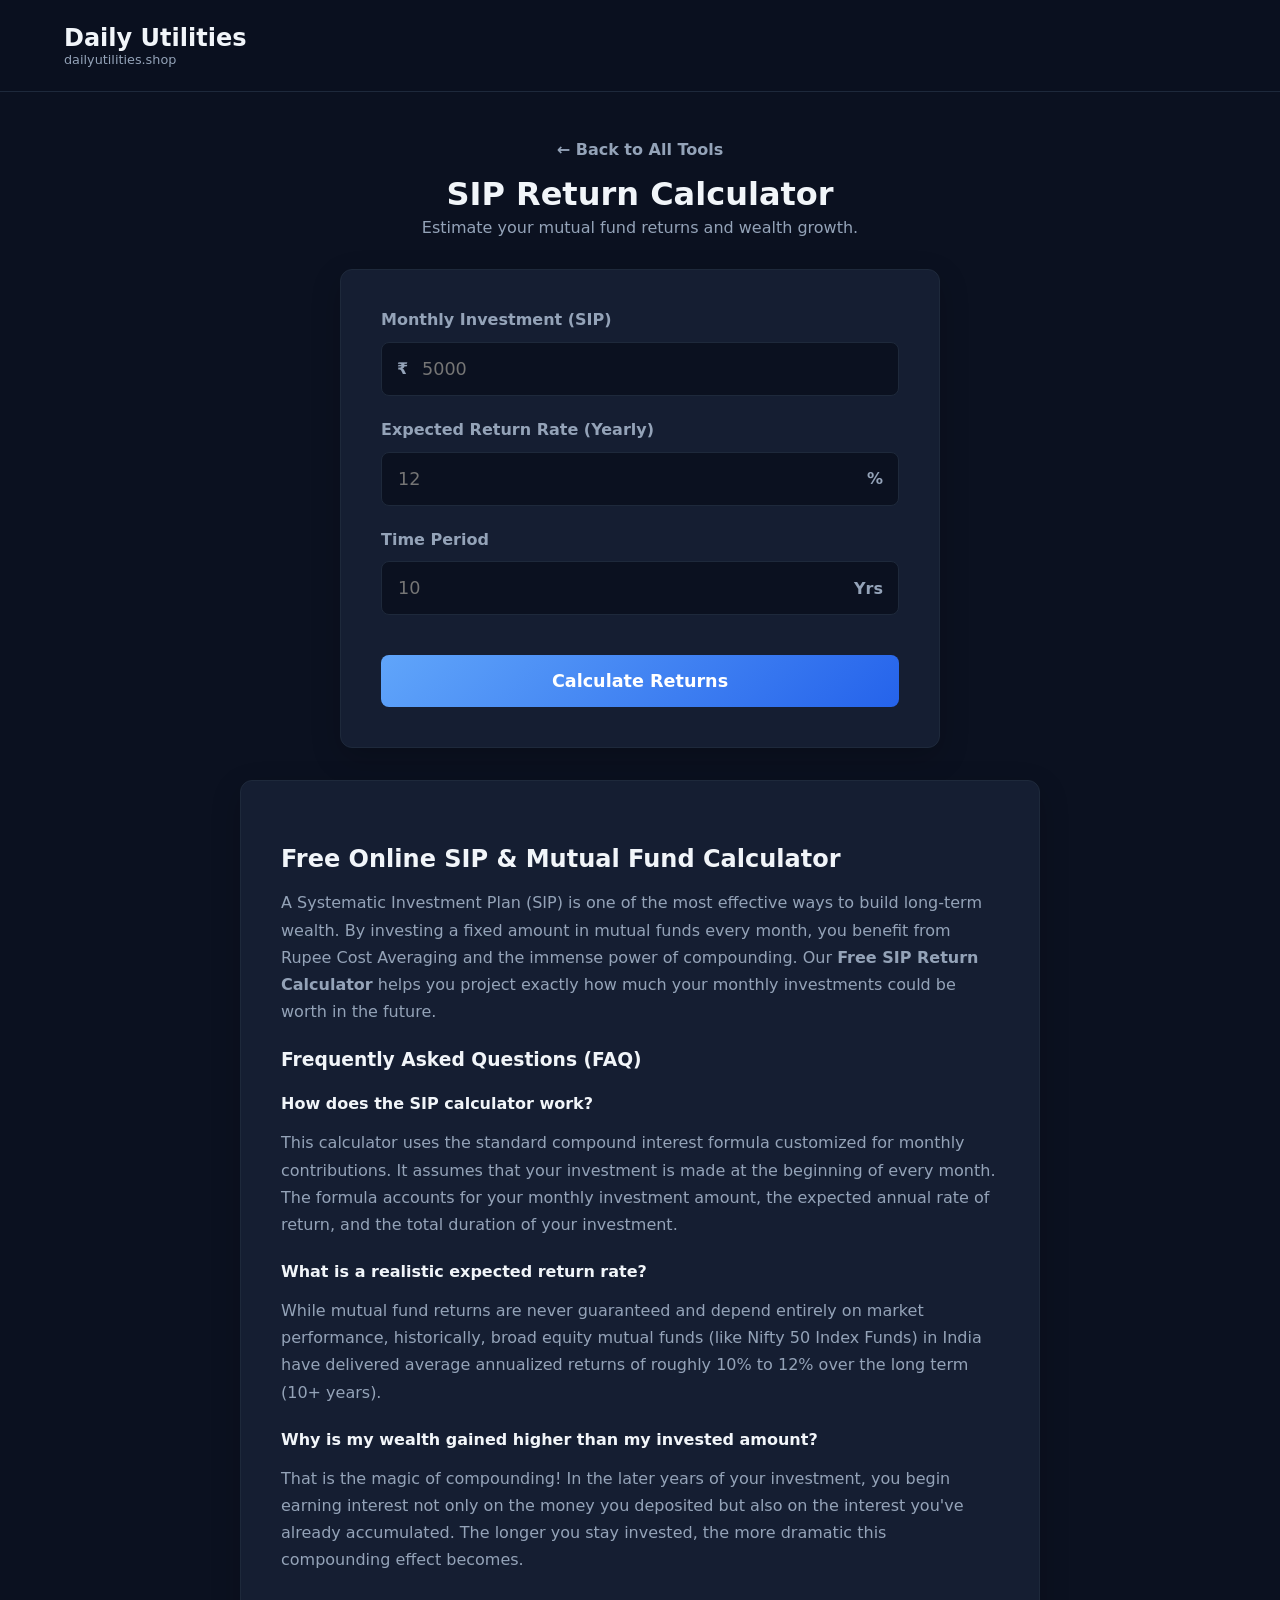
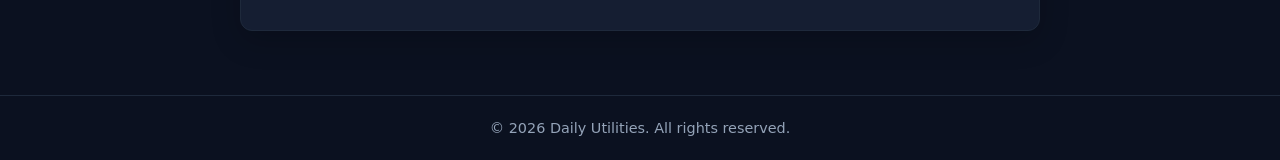
<file: sip-calculator.html>
<!DOCTYPE html>
<html lang="en">
<head>
  <meta charset="UTF-8">
  <meta name="viewport" content="width=device-width, initial-scale=1.0">
  
  <title>Free SIP Calculator - Calculate Mutual Fund Returns | Daily Utilities</title>
  <link rel="icon" type="image/png" href="favicon.png">
  <meta name="description" content="Use our free online SIP Calculator to estimate your mutual fund returns. Calculate wealth gain and total expected maturity value instantly.">
  <meta name="keywords" content="sip calculator, mutual fund calculator, return calculator, investment calculator, wealth growth, daily utilities">
  
  <link rel="stylesheet" href="style.css">
  
  <style>
    /* Dark Theme Specific Styles for SIP Calculator */
    .calculator-card {
      background-color: var(--bg-card);
      padding: 2.5rem;
      border-radius: 12px;
      box-shadow: 0 10px 30px rgba(0,0,0,0.2);
      max-width: 600px;
      margin: 0 auto 2rem auto;
      border: 1px solid var(--border-color);
    }

    .content-section {
      background-color: var(--bg-card);
      padding: 2.5rem;
      border-radius: 12px;
      max-width: 800px;
      margin: 2rem auto;
      box-shadow: 0 10px 30px rgba(0,0,0,0.2);
      border: 1px solid var(--border-color);
    }

    h1 { color: var(--text-main); }
    .content-section h2, .content-section h3, .content-section h4 {
      color: var(--text-main);
      margin-bottom: 1rem;
      margin-top: 1.5rem;
    }
    
    .content-section p {
      line-height: 1.7;
      margin-bottom: 1rem;
      color: var(--text-muted);
    }

    .back-link {
      color: var(--text-muted);
      text-decoration: none;
      font-weight: bold;
      display: inline-block;
      margin-bottom: 1rem;
      transition: color 0.2s ease;
    }

    .back-link:hover {
      color: #3b82f6; /* Trust Blue accent */
    }

    .input-group {
      margin-bottom: 1.5rem;
    }

    label {
      display: block;
      margin-bottom: 0.8rem;
      font-weight: 600;
      color: var(--text-muted);
    }

    /* Input wrappers for symbols */
    .input-wrapper {
      position: relative;
      display: flex;
      align-items: center;
    }

    .input-prefix, .input-suffix {
      position: absolute;
      color: var(--text-muted);
      font-weight: bold;
      padding: 0 1rem;
    }

    .input-prefix { left: 0; }
    .input-suffix { right: 0; }

    input[type="number"] {
      width: 100%;
      padding: 1rem;
      padding-left: 2.5rem; /* Space for prefix */
      border: 1px solid var(--border-color);
      border-radius: 8px;
      background-color: var(--bg-main);
      color: var(--text-main);
      font-size: 1.1rem;
      outline: none;
      transition: border-color 0.2s;
    }

    input#rate, input#time {
      padding-left: 1rem;
      padding-right: 2.5rem; /* Space for suffix */
    }

    input[type="number"]:focus {
      border-color: #3b82f6;
    }

    .action-btn {
      width: 100%;
      padding: 1rem;
      background: linear-gradient(135deg, #60a5fa, #2563eb); /* Trust Blue Gradient */
      color: white;
      border: none;
      border-radius: 8px;
      font-size: 1.1rem;
      font-weight: bold;
      cursor: pointer;
      transition: transform 0.2s, box-shadow 0.2s;
      margin-top: 1rem;
    }

    .action-btn:hover {
      transform: translateY(-2px);
      box-shadow: 0 5px 15px rgba(59, 130, 246, 0.3);
    }

    /* Result Area */
    .result-container {
      margin-top: 2rem;
      display: none;
      animation: fadeIn 0.4s ease-in;
    }

    @keyframes fadeIn { from { opacity: 0; transform: translateY(10px); } to { opacity: 1; transform: translateY(0); } }

    .total-highlight {
      background-color: rgba(59, 130, 246, 0.1);
      border: 1px solid #3b82f6;
      padding: 1.5rem;
      border-radius: 8px;
      text-align: center;
      margin-bottom: 1.5rem;
    }

    .total-amount {
      font-size: 2.5rem;
      font-weight: bold;
      color: #60a5fa;
      margin: 10px 0;
    }

    .breakdown-grid {
      display: grid;
      grid-template-columns: 1fr 1fr;
      gap: 1rem;
    }

    .breakdown-box {
      background-color: var(--bg-main);
      padding: 1.2rem;
      border-radius: 8px;
      border: 1px solid var(--border-color);
      text-align: center;
    }

    .breakdown-value {
      font-size: 1.3rem;
      font-weight: bold;
      color: var(--text-main);
      margin-top: 5px;
    }
    
    .error-msg {
      color: #ef4444;
      font-weight: bold;
      margin-bottom: 1rem;
      display: none;
      text-align: center;
    }
  </style>
  <script async src="https://pagead2.googlesyndication.com/pagead/js/adsbygoogle.js?client=ca-pub-9147246650157531"
     crossorigin="anonymous"></script>
</head>
<body>

  
  <header>
    <a href="index.html" class="logo">
      <div>
        Daily Utilities
        <span>dailyutilities.shop</span>
      </div>
    </a>
  </header>

  <main class="container" style="margin-top: 3rem;">
    
    <div style="text-align: center; margin-bottom: 2rem;">
      <a href="index.html" class="back-link">← Back to All Tools</a>
      <h1>SIP Return Calculator</h1>
      <p style="color: var(--text-muted); margin-top: 5px;">Estimate your mutual fund returns and wealth growth.</p>
    </div>

    <div class="calculator-card">
      
      <p id="errorMsg" class="error-msg">Please enter valid numbers in all fields.</p>

      <div class="input-group">
        <label for="investment">Monthly Investment (SIP)</label>
        <div class="input-wrapper">
          <span class="input-prefix">₹</span>
          <input type="number" id="investment" placeholder="5000" min="100">
        </div>
      </div>

      <div class="input-group">
        <label for="rate">Expected Return Rate (Yearly)</label>
        <div class="input-wrapper">
          <input type="number" id="rate" placeholder="12" step="0.1" min="1" max="50">
          <span class="input-suffix">%</span>
        </div>
      </div>

      <div class="input-group">
        <label for="time">Time Period</label>
        <div class="input-wrapper">
          <input type="number" id="time" placeholder="10" min="1" max="50">
          <span class="input-suffix">Yrs</span>
        </div>
      </div>
      
      <button class="action-btn" onclick="calculateSIP()">Calculate Returns</button>

      <div id="resultContainer" class="result-container">
        
        <div class="total-highlight">
          <p style="color: var(--text-muted); font-size: 0.95rem; text-transform: uppercase; letter-spacing: 1px;">Expected Total Value</p>
          <div id="totalValue" class="total-amount">₹0</div>
        </div>

        <div class="breakdown-grid">
          <div class="breakdown-box">
            <p style="color: var(--text-muted); font-size: 0.85rem;">Total Amount Invested</p>
            <div id="investedAmount" class="breakdown-value">₹0</div>
          </div>
          <div class="breakdown-box">
            <p style="color: var(--text-muted); font-size: 0.85rem;">Est. Wealth Gained</p>
            <div id="wealthGained" class="breakdown-value" style="color: #34d399;">₹0</div>
          </div>
        </div>

      </div>

    </div>


    <section class="content-section">
      <h2>Free Online SIP & Mutual Fund Calculator</h2>
      <p>A Systematic Investment Plan (SIP) is one of the most effective ways to build long-term wealth. By investing a fixed amount in mutual funds every month, you benefit from Rupee Cost Averaging and the immense power of compounding. Our <strong>Free SIP Return Calculator</strong> helps you project exactly how much your monthly investments could be worth in the future.</p>
      
      <h3>Frequently Asked Questions (FAQ)</h3>
      
      <h4>How does the SIP calculator work?</h4>
      <p>This calculator uses the standard compound interest formula customized for monthly contributions. It assumes that your investment is made at the beginning of every month. The formula accounts for your monthly investment amount, the expected annual rate of return, and the total duration of your investment.</p>

      <h4>What is a realistic expected return rate?</h4>
      <p>While mutual fund returns are never guaranteed and depend entirely on market performance, historically, broad equity mutual funds (like Nifty 50 Index Funds) in India have delivered average annualized returns of roughly 10% to 12% over the long term (10+ years).</p>

      <h4>Why is my wealth gained higher than my invested amount?</h4>
      <p>That is the magic of compounding! In the later years of your investment, you begin earning interest not only on the money you deposited but also on the interest you've already accumulated. The longer you stay invested, the more dramatic this compounding effect becomes.</p>
    </section>


  </main>

  <footer>
    <p>&copy; 2026 Daily Utilities. All rights reserved.</p>
  </footer>

  <script>
    function calculateSIP() {
      const P = parseFloat(document.getElementById('investment').value);
      const annualRate = parseFloat(document.getElementById('rate').value);
      const years = parseFloat(document.getElementById('time').value);
      
      const errorMsg = document.getElementById('errorMsg');
      const resultContainer = document.getElementById('resultContainer');

      // Validation
      if (!P || !annualRate || !years || P <= 0 || annualRate <= 0 || years <= 0) {
        errorMsg.style.display = "block";
        resultContainer.style.display = "none";
        return;
      }

      errorMsg.style.display = "none";

      // SIP Math Formula: M = P * ({[1 + i]^n - 1} / i) * (1 + i)
      // i = monthly interest rate
      // n = total number of months
      const i = annualRate / 12 / 100;
      const n = years * 12;

      // Maturity Amount
      const maturityValue = P * ((Math.pow(1 + i, n) - 1) / i) * (1 + i);
      
      // Breakdown
      const investedAmount = P * n;
      const wealthGained = maturityValue - investedAmount;

      // Format as Indian Rupee (INR)
      const formatINR = new Intl.NumberFormat('en-IN', {
        style: 'currency',
        currency: 'INR',
        maximumFractionDigits: 0
      });

      // Update DOM
      document.getElementById('totalValue').innerText = formatINR.format(Math.round(maturityValue));
      document.getElementById('investedAmount').innerText = formatINR.format(Math.round(investedAmount));
      document.getElementById('wealthGained').innerText = formatINR.format(Math.round(wealthGained));

      // Show Results
      resultContainer.style.display = "block";
    }
  </script>
</body>
</html>
</file>
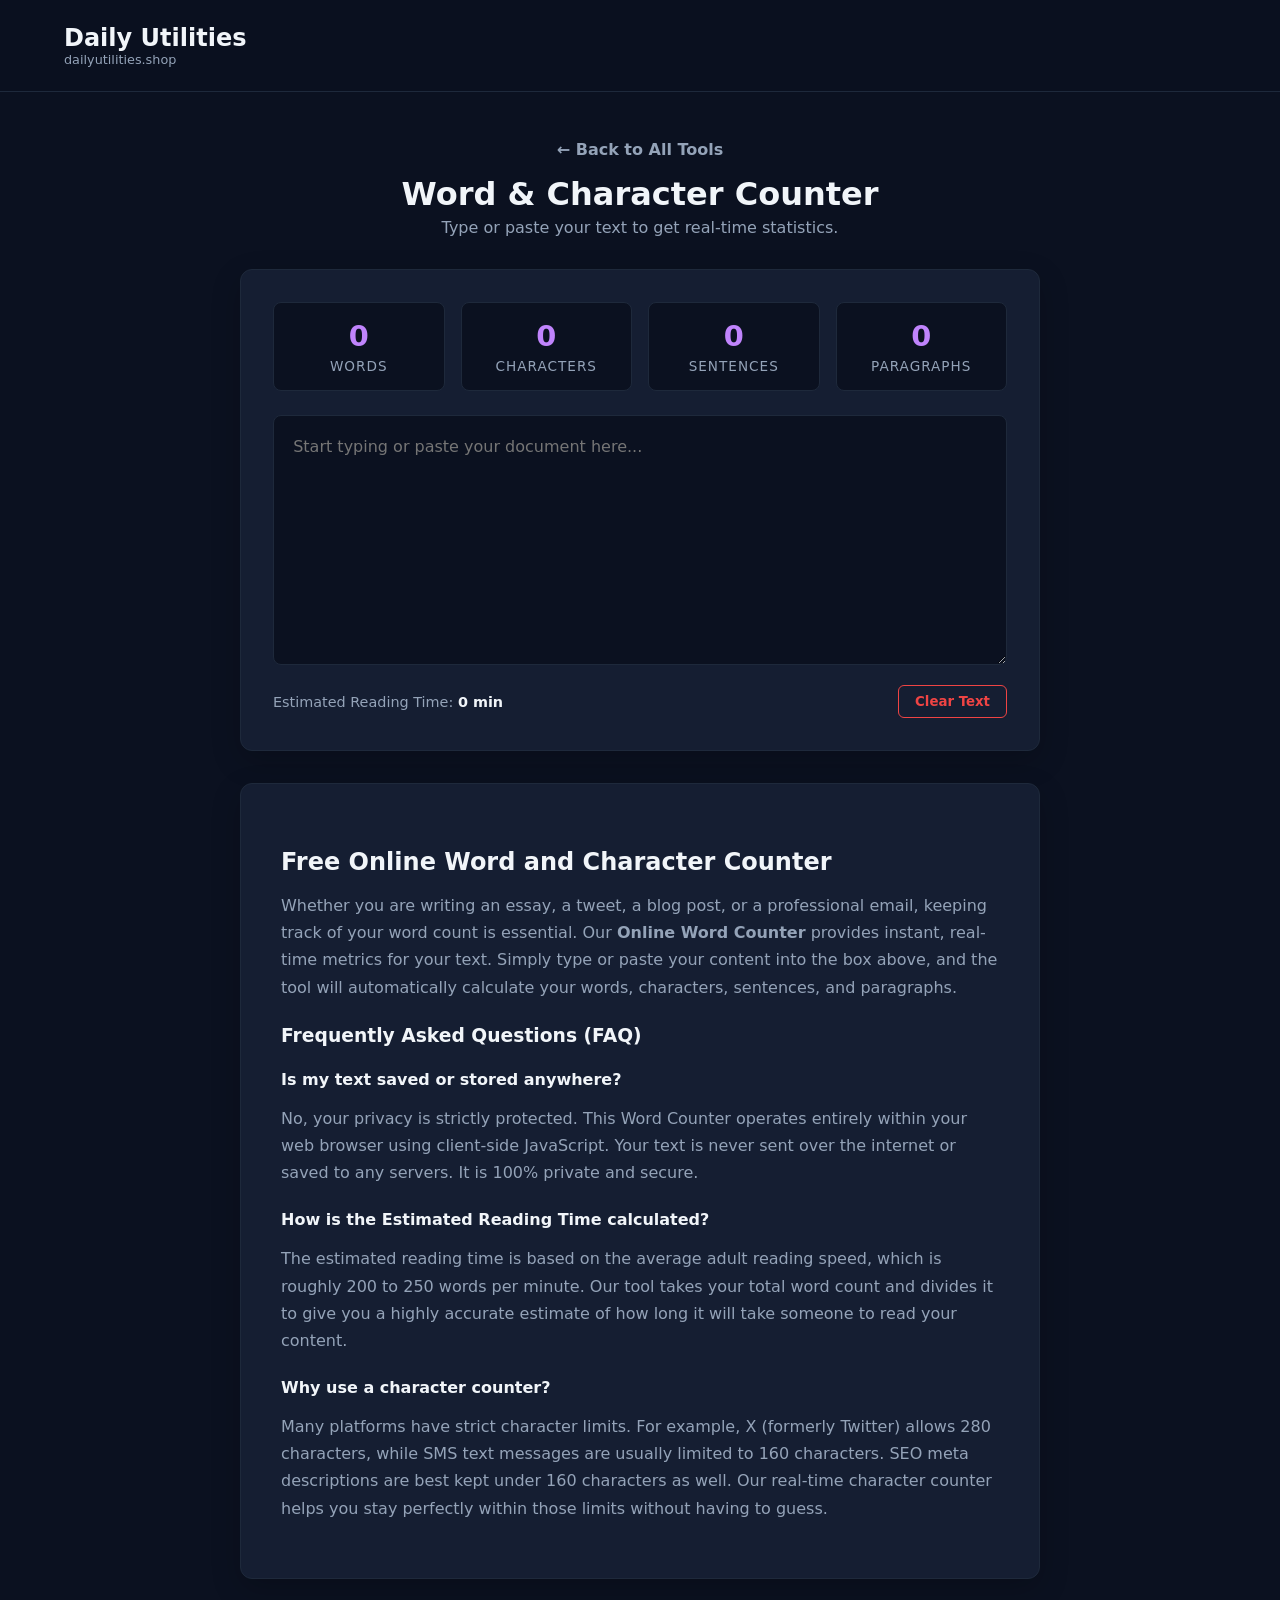
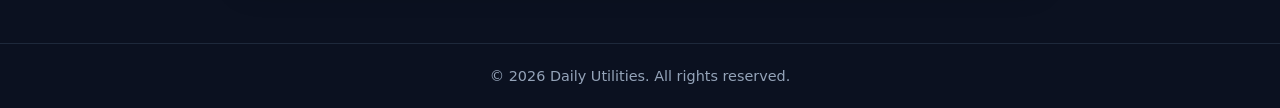
<file: word-counter.html>
<!DOCTYPE html>
<html lang="en">
<head>
  <meta charset="UTF-8">
  <meta name="viewport" content="width=device-width, initial-scale=1.0">
  
  <title>Free Word Counter - Count Words, Characters & Sentences | Daily Utilities</title>
  <link rel="icon" type="image/png" href="favicon.png">
  <link rel="canonical" href="https://dailyutilities.shop/word-counter.html">
  <meta name="description" content="Use our free online Word Counter to instantly count words, characters, paragraphs, and reading time in real-time. Fast, secure, and easy to use.">
  <meta name="keywords" content="word counter, character counter, letter counter, paragraph counter, reading time calculator, daily utilities">
  
  <link rel="stylesheet" href="style.css">
  
  <style>
    /* Dark Theme Specific Styles for Word Counter */
    .calculator-card {
      background-color: var(--bg-card);
      padding: 2rem;
      border-radius: 12px;
      box-shadow: 0 10px 30px rgba(0,0,0,0.2);
      max-width: 800px;
      margin: 0 auto 2rem auto;
      border: 1px solid var(--border-color);
    }

    .content-section {
      background-color: var(--bg-card);
      padding: 2.5rem;
      border-radius: 12px;
      max-width: 800px;
      margin: 2rem auto;
      box-shadow: 0 10px 30px rgba(0,0,0,0.2);
      border: 1px solid var(--border-color);
    }

    h1 { color: var(--text-main); }
    .content-section h2, .content-section h3, .content-section h4 {
      color: var(--text-main);
      margin-bottom: 1rem;
      margin-top: 1.5rem;
    }
    
    .content-section p {
      line-height: 1.7;
      margin-bottom: 1rem;
      color: var(--text-muted);
    }

    .back-link {
      color: var(--text-muted);
      text-decoration: none;
      font-weight: bold;
      display: inline-block;
      margin-bottom: 1rem;
      transition: color 0.2s ease;
    }

    .back-link:hover {
      color: #c084fc; /* Purple accent on hover */
    }

    /* Stats Grid */
    .stats-grid {
      display: grid;
      grid-template-columns: repeat(auto-fit, minmax(130px, 1fr));
      gap: 1rem;
      margin-bottom: 1.5rem;
    }

    .stat-box {
      background-color: var(--bg-main);
      padding: 1rem;
      border-radius: 8px;
      border: 1px solid var(--border-color);
      text-align: center;
      transition: transform 0.2s;
    }

    .stat-box:hover {
      transform: translateY(-2px);
      border-color: #c084fc;
    }

    .stat-number {
      font-size: 1.8rem;
      font-weight: bold;
      color: #c084fc; /* Purple matching the homepage icon */
      margin-bottom: 5px;
    }

    .stat-label {
      font-size: 0.85rem;
      color: var(--text-muted);
      text-transform: uppercase;
      letter-spacing: 1px;
    }

    /* Text Area */
    textarea {
      width: 100%;
      height: 250px;
      padding: 1.2rem;
      background-color: var(--bg-main);
      color: var(--text-main);
      border: 1px solid var(--border-color);
      border-radius: 8px;
      font-size: 1rem;
      resize: vertical;
      outline: none;
      line-height: 1.5;
      transition: border-color 0.2s;
    }

    textarea:focus {
      border-color: #c084fc;
      box-shadow: 0 0 0 3px rgba(192, 132, 252, 0.1);
    }
    
    .action-row {
      display: flex;
      justify-content: space-between;
      margin-top: 1rem;
      align-items: center;
    }
    
    .clear-btn {
      background: transparent;
      color: #ef4444;
      border: 1px solid #ef4444;
      padding: 0.5rem 1rem;
      border-radius: 6px;
      cursor: pointer;
      font-weight: bold;
      transition: all 0.2s;
    }
    
    .clear-btn:hover {
      background: rgba(239, 68, 68, 0.1);
    }
  </style>
  <script async src="https://pagead2.googlesyndication.com/pagead/js/adsbygoogle.js?client=ca-pub-9147246650157531"
     crossorigin="anonymous"></script>
</head>
<body>

  <header>
    <a href="index.html" class="logo">
      <div>
        Daily Utilities
        <span>dailyutilities.shop</span>
      </div>
    </a>
  </header>

  <main class="container" style="margin-top: 3rem;">
    
    <div style="text-align: center; margin-bottom: 2rem;">
      <a href="index.html" class="back-link">← Back to All Tools</a>
      <h1>Word & Character Counter</h1>
      <p style="color: var(--text-muted); margin-top: 5px;">Type or paste your text to get real-time statistics.</p>
    </div>

    <div class="calculator-card">
      
      <div class="stats-grid">
        <div class="stat-box">
          <div class="stat-number" id="wordCount">0</div>
          <div class="stat-label">Words</div>
        </div>
        <div class="stat-box">
          <div class="stat-number" id="charCount">0</div>
          <div class="stat-label">Characters</div>
        </div>
        <div class="stat-box">
          <div class="stat-number" id="sentenceCount">0</div>
          <div class="stat-label">Sentences</div>
        </div>
        <div class="stat-box">
          <div class="stat-number" id="paragraphCount">0</div>
          <div class="stat-label">Paragraphs</div>
        </div>
      </div>

      <textarea id="textInput" placeholder="Start typing or paste your document here..."></textarea>
      
      <div class="action-row">
        <p style="color: var(--text-muted); font-size: 0.9rem;">Estimated Reading Time: <strong style="color: var(--text-main);" id="readingTime">0 min</strong></p>
        <button class="clear-btn" onclick="clearText()">Clear Text</button>
      </div>
    </div>


    <section class="content-section">
      <h2>Free Online Word and Character Counter</h2>
      <p>Whether you are writing an essay, a tweet, a blog post, or a professional email, keeping track of your word count is essential. Our <strong>Online Word Counter</strong> provides instant, real-time metrics for your text. Simply type or paste your content into the box above, and the tool will automatically calculate your words, characters, sentences, and paragraphs.</p>
      
      <h3>Frequently Asked Questions (FAQ)</h3>
      
      <h4>Is my text saved or stored anywhere?</h4>
      <p>No, your privacy is strictly protected. This Word Counter operates entirely within your web browser using client-side JavaScript. Your text is never sent over the internet or saved to any servers. It is 100% private and secure.</p>

      <h4>How is the Estimated Reading Time calculated?</h4>
      <p>The estimated reading time is based on the average adult reading speed, which is roughly 200 to 250 words per minute. Our tool takes your total word count and divides it to give you a highly accurate estimate of how long it will take someone to read your content.</p>

      <h4>Why use a character counter?</h4>
      <p>Many platforms have strict character limits. For example, X (formerly Twitter) allows 280 characters, while SMS text messages are usually limited to 160 characters. SEO meta descriptions are best kept under 160 characters as well. Our real-time character counter helps you stay perfectly within those limits without having to guess.</p>
    </section>


  </main>

  <footer>
    <p>&copy; 2026 Daily Utilities. All rights reserved.</p>
  </footer>

  <script>
    const textInput = document.getElementById('textInput');
    const wordCountDisplay = document.getElementById('wordCount');
    const charCountDisplay = document.getElementById('charCount');
    const sentenceCountDisplay = document.getElementById('sentenceCount');
    const paragraphCountDisplay = document.getElementById('paragraphCount');
    const readingTimeDisplay = document.getElementById('readingTime');

    // Function to analyze text and update stats in real-time
    function analyzeText() {
      const text = textInput.value;
      
      // Character Count
      const charCount = text.length;
      charCountDisplay.textContent = charCount.toLocaleString();

      // Word Count
      // Splits text by any whitespace and filters out empty strings
      const words = text.trim().split(/\s+/).filter(word => word.length > 0);
      const wordCount = words.length;
      wordCountDisplay.textContent = wordCount.toLocaleString();

      // Sentence Count
      // Splits by standard punctuation marks
      const sentences = text.split(/[.?!]+/).filter(sentence => sentence.trim().length > 0);
      sentenceCountDisplay.textContent = text.trim() === '' ? '0' : sentences.length.toLocaleString();

      // Paragraph Count
      // Splits by new line characters
      const paragraphs = text.split(/\n+/).filter(paragraph => paragraph.trim().length > 0);
      paragraphCountDisplay.textContent = text.trim() === '' ? '0' : paragraphs.length.toLocaleString();

      // Reading Time (Avg 200 words per minute)
      if (wordCount === 0) {
        readingTimeDisplay.textContent = "0 min";
      } else {
        const time = Math.ceil(wordCount / 200);
        readingTimeDisplay.textContent = time + (time === 1 ? " min" : " mins");
      }
    }

    // Event listener runs the function every time the user types or pastes
    textInput.addEventListener('input', analyzeText);

    // Function to clear the textarea
    function clearText() {
      textInput.value = '';
      analyzeText(); // Re-run to reset numbers to 0
      textInput.focus();
    }
  </script>
</body>
</html>
</file>
<file: style.css>
/* --- MODERN DARK THEME --- */
:root {
  --bg-main: #0b1120;
  --bg-card: #151e32;
  --text-main: #f1f5f9;
  --text-muted: #94a3b8;
  --accent-pink: #ec4899;
  --accent-cyan: #06b6d4;
  --border-color: #1e293b;
  --hover-glow: rgba(59, 130, 246, 0.15);
}

* {
  box-sizing: border-box;
  margin: 0;
  padding: 0;
  font-family: 'Segoe UI', system-ui, -apple-system, sans-serif;
}

body {
  background-color: var(--bg-main);
  color: var(--text-main);
  display: flex;
  flex-direction: column;
  min-height: 100vh;
}

/* Navbar */
header {
  display: flex;
  justify-content: space-between;
  align-items: center;
  padding: 1.5rem 5%;
  background-color: rgba(11, 17, 32, 0.8);
  backdrop-filter: blur(10px);
  border-bottom: 1px solid var(--border-color);
}

.logo {
  font-size: 1.5rem;
  font-weight: 700;
  color: var(--text-main);
  text-decoration: none;
  display: flex;
  align-items: center;
  gap: 10px;
}

.logo span {
  color: var(--text-muted);
  font-size: 0.8rem;
  font-weight: 400;
  display: block;
}

/* Category Headers */
.container {
  max-width: 1100px;
  margin: 2rem auto;
  padding: 0 1.5rem;
  flex: 1;
  width: 100%;
}

.category-title {
  font-size: 1.4rem;
  font-weight: 600;
  margin: 2rem 0 1.5rem 0;
  padding-left: 10px;
  border-left: 4px solid var(--accent-pink);
  display: flex;
  align-items: center;
}

/* Grid Layout */
.tool-grid {
  display: grid;
  grid-template-columns: repeat(auto-fit, minmax(300px, 1fr));
  gap: 1.5rem;
}

/* Modern Cards */
.tool-card {
  background-color: var(--bg-card);
  padding: 1.5rem;
  border-radius: 12px;
  text-decoration: none;
  color: inherit;
  border: 1px solid var(--border-color);
  transition: all 0.3s ease;
  display: flex;
  flex-direction: column;
  position: relative;
  overflow: hidden;
}

.tool-card:hover {
  transform: translateY(-5px);
  border-color: #3b82f6;
  box-shadow: 0 10px 30px var(--hover-glow);
}

/* Gradient Hover Effect (Like the image) */
.tool-card::before {
  content: "";
  position: absolute;
  top: 0; left: 0; width: 100%; height: 100%;
  background: radial-gradient(circle at top right, rgba(255,255,255,0.05), transparent 60%);
  opacity: 0;
  transition: opacity 0.3s ease;
}
.tool-card:hover::before {
  opacity: 1;
}

/* Icons */
.icon-box {
  width: 50px;
  height: 50px;
  border-radius: 12px;
  display: flex;
  align-items: center;
  justify-content: center;
  font-size: 1.5rem;
  margin-bottom: 1.2rem;
  color: white;
}

.icon-pink { background: linear-gradient(135deg, #f472b6, #db2777); }
.icon-purple { background: linear-gradient(135deg, #c084fc, #9333ea); }
.icon-cyan { background: linear-gradient(135deg, #22d3ee, #0891b2); }

.tool-card h2 {
  font-size: 1.1rem;
  margin-bottom: 0.5rem;
  font-weight: 600;
}

.tool-card p {
  font-size: 0.85rem;
  color: var(--text-muted);
  line-height: 1.5;
  margin-bottom: 1.5rem;
  flex-grow: 1;
}

.use-tool {
  font-size: 0.9rem;
  color: #3b82f6;
  font-weight: 600;
  display: flex;
  align-items: center;
  gap: 5px;
}

.use-tool::after {
  content: "→";
  transition: transform 0.2s ease;
}

.tool-card:hover .use-tool::after {
  transform: translateX(4px);
}

footer {
  text-align: center;
  padding: 1.5rem;
  color: var(--text-muted);
  border-top: 1px solid var(--border-color);
  font-size: 0.9rem;
}
</file>
